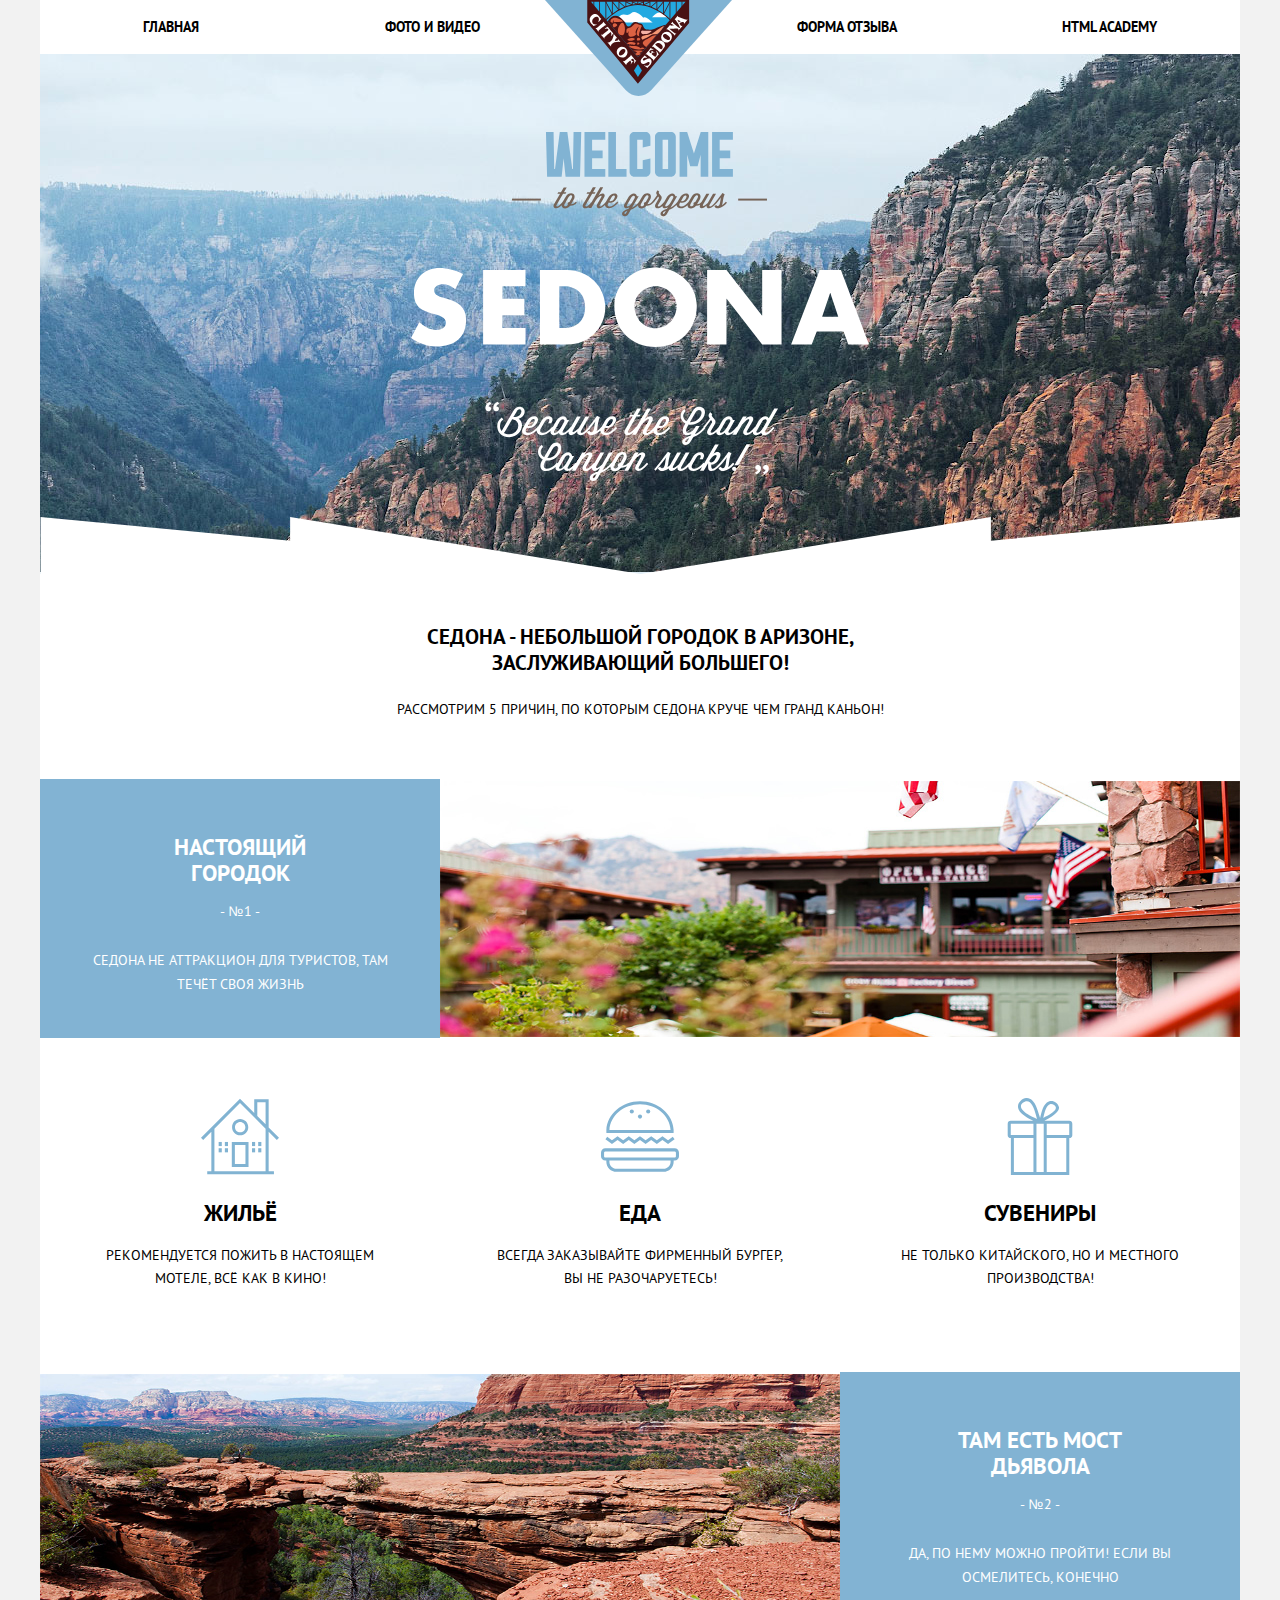
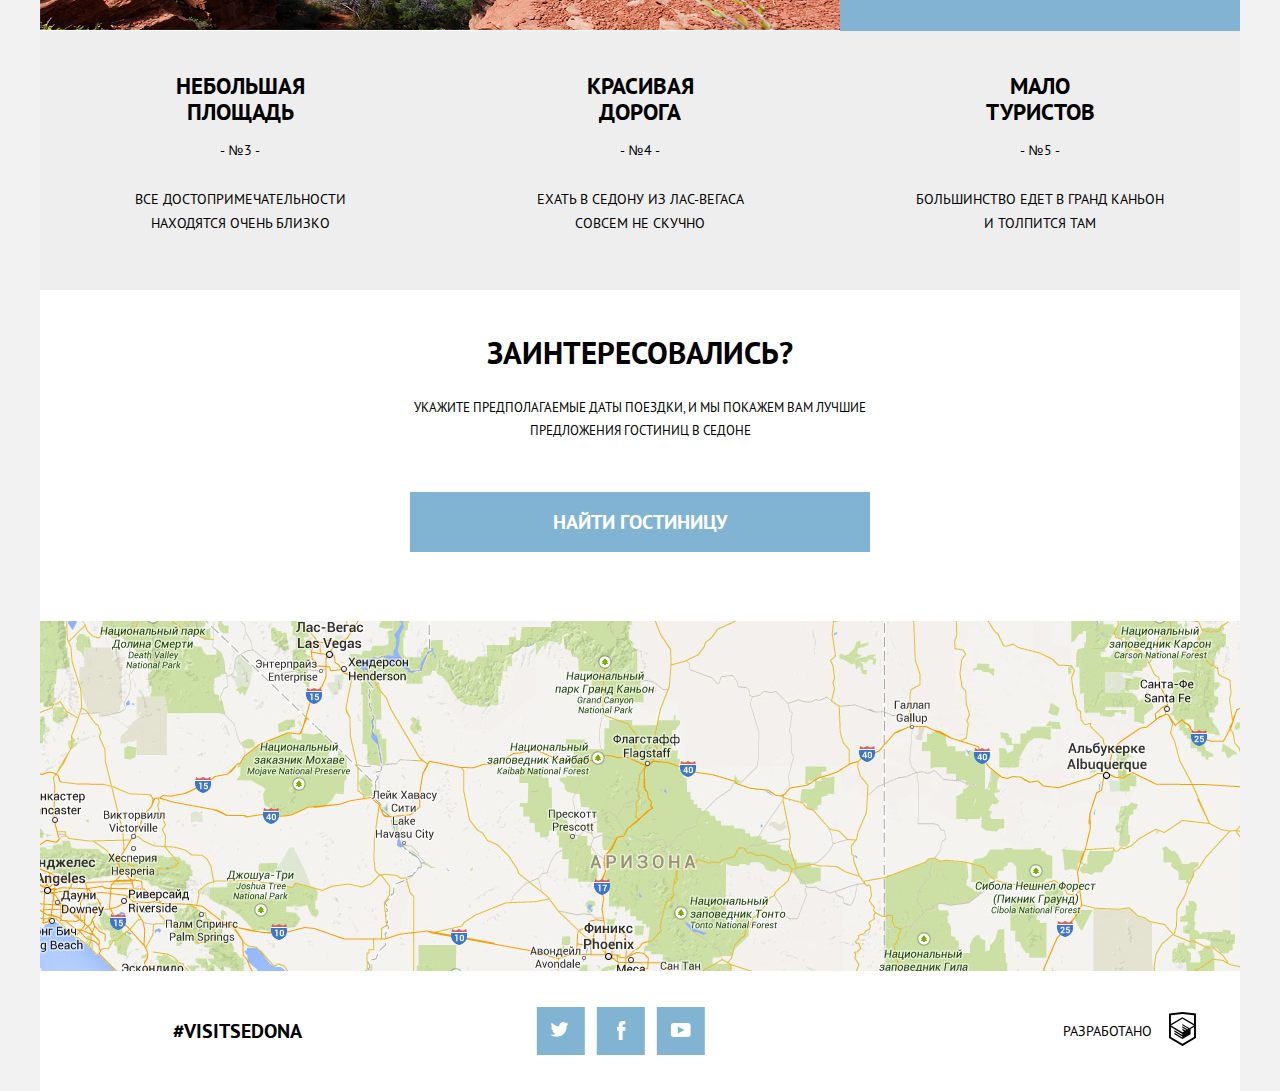
<file: index.html>
<!DOCTYPE html>
<html lang="ru">
  <head>
    <meta charset="utf-8">
    <meta name="viewport" content="width=device-width,initial-scale=1"/>
    <link href="css/style.css" rel="stylesheet">    
    <title>HTML Academy: Седона</title>
  </head>
  <body>
    <header class="page-header">
      <div class="page-header__wrapper">
        <ul class="page-header__items">
          <li class="page-header__item"><a class="page-header__link" href="#">Главная</a></li>
          <li class="page-header__item"><a class="page-header__link" href="photo.html">Фото и видео</a></li>
          <li class="page-header__item"><a class="page-header__link" href="form.html">Форма отзыва</a></li>
          <li class="page-header__item"><a class="page-header__link" href="https://htmlacademy.ru">Html academy</a></li>
        </ul>
        <div class="page-header__logo">
          <a class="page-header__logo-link" href="index.html">
            <picture>
              <source media="(min-width: 1200px)" srcset="img/logo-sedona-desktop.svg">
              <source media="(min-width: 768px) and (max-width: 1199px)" srcset="img/logo-sedona-tablet.svg">
              <img src="img/logo-sedona-mobile.svg" alt="Седона">
            </picture>
          </a>
          <button class="page-header__trigger" type="button">
            <svg version="1.0" id="Layer_1" fill="#81b3d2" xmlns="http://www.w3.org/2000/svg" xmlns:xlink="http://www.w3.org/1999/xlink" x="0px" y="0px" width="22.928px" height="21.982px" viewBox="0 0 22.928 21.982" enable-background="new 0 0 22.928 21.982" xml:space="preserve">
              <g>
                <rect width="22.928" height="3.964"/>
                <rect y="9.009" width="22.928" height="3.964"/>
                <rect y="18.018" width="22.928" height="3.964"/>
              </g>
            </svg>
          </button>
        </div>
      </div>
    </header>

    <div class="promo">
      <div class="promo__wrapper">
        <div class="promo__preview">
          <img class="promo__img-text" src="img/text-sedona-index.svg" alt="Добро пожаловать в Седону">
          <picture>
            <source media="(min-width:768px) and (max-width: 1199px)" srcset="img/bg-intro-triangle-tablet.svg">
            <source media="(min-width:1200px)" srcset="img/bg-intro-triangle-desktop.svg">
            <img class="promo__img-triangle" src="img/bg-intro-triangle-mobile.svg" alt="Треугольник" width="320">
          </picture>
        </div>
        <div class="promo__item  promo__item--wide">
          <h2 class="promo__title">Седона - небольшой городок в аризоне, заслуживающий большего!</h2>
          <p class="promo__text">Рассмотрим 5 причин, по которым Седона круче чем гранд каньон!</p>
        </div>
      </div>
    </div>

    <div class="reasons">
      <div class="reasons__wrapper">
        <div class="reason  reasons__item  reason--other-color">
          <div class="reason__item">
            <h2 class="reason__title">Настоящий городок</h2>
            <p class="reason__text">- №1 -</p>
            <p class="reason__text">Седона не аттракцион для туристов, там течёт своя жизнь</p>
          </div>
          <div class="reason__picture">
            <picture>
              <source media="(min-width:768px) and (max-width: 1199px)" srcset="img/photo-city-tablet@1x.jpg 1x, img/photo-city-tablet@2x.jpg 2x">
              <source media="(min-width:1200px)" srcset="img/photo-city@1x.jpg 1x, img/photo-city@2x.jpg 2x">
              <img class="reason__img" src="img/photo-city-mobile@1x.jpg" srcset="img/photo-city-mobile@1x.jpg 1x, img/photo-city-mobile@2x.jpg 2x" alt="Седона">
            </picture>
          </div>
        </div>
      </div>
    </div>

    <div class="features">
      <div class="features__wrapper">
        <ul class="features__items">
          <li class="features__item">
            <svg  class="features__icon" fill="#81b3d2" version="1.1" id="Layer_1" xmlns="http://www.w3.org/2000/svg" xmlns:xlink="http://www.w3.org/1999/xlink" x="0px" y="0px" width="74.695px" height="72.346px" viewBox="0 0 74.695 72.346" enable-background="new 0 0 74.695 72.346" xml:space="preserve">
              <g>
                <path d="M29.503,65.345h16V41.407h-16V65.345z M42.566,62.407H32.441V44.345h10.125V62.407z"/>
                <path d="M72.62,39.44l2.075-2.078l-9.907-9.913V0.47H50.974v13.161L37.349,0L0,37.363l2.077,2.078l7.832-7.832v37.799H5.971v2.938 h63.875v-2.938h-5.059v-37.8L72.62,39.44z M53.913,3.408h7.938v21.104l-7.938-7.94V3.408z M61.85,69.407H12.846V28.671 L37.348,4.169L61.85,28.671V69.407z"/>
                <path d="M29.753,27.21c0,4.28,3.47,7.75,7.75,7.75s7.75-3.47,7.75-7.75c0-4.279-3.47-7.75-7.75-7.75S29.753,22.93,29.753,27.21z M37.503,22.241c2.745,0,4.97,2.225,4.97,4.97s-2.225,4.971-4.97,4.971s-4.97-2.226-4.97-4.971S34.759,22.241,37.503,22.241z"/>
                <rect x="16.909" y="41.407" width="3" height="3.938"/>
                <rect x="22.846" y="41.407" width="3" height="3.938"/>
                <rect x="16.909" y="47.407" width="3" height="3.938"/>
                <rect x="22.846" y="47.407" width="3" height="3.938"/>
                <rect x="48.846" y="41.407" width="3" height="3.938"/>
                <rect x="54.784" y="41.407" width="3" height="3.938"/>
                <rect x="48.846" y="47.407" width="3" height="3.938"/>
                <rect x="54.784" y="47.407" width="3" height="3.938"/>
              </g>
            </svg>
            <div class="features__content">
              <h2 class="features__title">Жильё</h2>
              <p class="features__text">Рекомендуется пожить в настоящем мотеле, всё как в кино!</p>
            </div>
          </li>
          <li class="features__item">
            <svg  class="features__icon" fill="#81b3d2" version="1.1" id="Layer_1" xmlns="http://www.w3.org/2000/svg" xmlns:xlink="http://www.w3.org/1999/xlink" x="0px" y="0px" width="63px" height="75.084px" viewBox="0 0 63 75.084" enable-background="new 0 0 63 75.084" xml:space="preserve">
              <path d="M60.165,22.23h-0.103H35.758c13.604-6.815,14.688-11.115,14.188-13.52c-1.145-3.916-5.604-6.938-9.848-5.341 c-5.484,2.063-7.029,10.262-8.514,16.19C29.69,13.561,27.858,5.91,23.573,2.034c-1.242-1.125-3.049-2.237-5.676-2.003 c-3.965,0.352-9.652,5.317-7.344,10.849c2.217,5.313,9.539,8.67,14.354,11.35H2.834C1.275,22.23,0,23.506,0,25.065V36.25 c0,1.559,1.275,2.834,2.835,2.834h0.27v35.999h56.958V39.084h0.104c1.561,0,2.835-1.275,2.835-2.834V25.065 C63,23.506,61.725,22.23,60.165,22.23z M41.766,5.873c2.07-0.306,4.907,1.283,5.176,3.171c0.386,2.723-3.349,5.192-5.008,6.343 c-2.484,1.723-4.853,2.611-7.178,4.006C35.628,15.748,37.268,6.539,41.766,5.873z M19.232,15.721 c-2.19-1.467-6.444-4.378-6.342-7.678c0.11-3.552,5.655-6.491,8.68-3.839c3.797,3.331,5.625,10.972,7.01,16.357 C25.381,19.042,22.35,17.808,19.232,15.721z M25.114,72.147H6.042V39.084h19.072V72.147z M25.114,36.084H3V25.23h22.114V36.084z  M35.115,72.146h-7.063V25.23h7.063V72.146z M57.125,72.147H38.053V39.084h19.072V72.147z M60,36.084H38.053V25.23H60V36.084z"/>
            </svg>
            <div class="features__content">
              <h2 class="features__title">Сувениры</h2>
              <p class="features__text">Не только китайского, но и местного производства!</p>
            </div>
          </li>
          <li class="features__item">
            <svg  class="features__icon" fill="#81b3d2" version="1.1" id="Layer_1" xmlns="http://www.w3.org/2000/svg" xmlns:xlink="http://www.w3.org/1999/xlink" x="0px" y="0px" width="76.166px" height="68.959px" viewBox="0 0 76.166 68.959" enable-background="new 0 0 76.166 68.959" xml:space="preserve">
              <g>
                <path d="M71.914,46.042H4.252C1.914,46.042,0,47.955,0,50.294v3.454C0,56.086,1.914,58,4.252,58h0.956v1.037 c0,5.457,4.464,9.922,9.921,9.922h45.908c5.456,0,9.921-4.465,9.921-9.922V58h0.956c2.339,0,4.252-1.914,4.252-4.252v-3.454 C76.166,47.955,74.253,46.042,71.914,46.042z M67.958,59.037c0,3.815-3.104,6.922-6.921,6.922H15.129 c-3.816,0-6.921-3.104-6.921-6.922V58h59.75V59.037z M73.166,53.748c0,0.679-0.573,1.252-1.252,1.252H4.252 C3.573,55,3,54.427,3,53.748v-3.454c0-0.679,0.573-1.252,1.252-1.252h67.662c0.679,0,1.252,0.573,1.252,1.252V53.748z"/>
                <polygon points="16.162,37.856 21.635,41.856 27.112,37.856 32.591,41.856 38.069,37.856 43.548,41.856 49.026,37.856 54.505,41.856 59.985,37.856 65.474,41.856 71.842,37.212 70.074,34.788 65.474,38.144 59.985,34.144 54.505,38.144 49.026,34.143 43.548,38.144 38.069,34.143 32.591,38.144 27.112,34.143 21.636,38.144 16.163,34.142 10.686,38.144 6.093,34.789 4.323,37.211 10.686,41.856 	"/>
                <path d="M70.888,31.094c0.041-0.61,0.055-2.616,0.037-3C70.242,12.476,55.804,0,38.083,0C20.363,0,5.924,12.476,5.241,28.094 c-0.017,0.384-0.004,2.389,0.039,3H70.888z M38.083,3c16.031,0,29.15,11.154,29.842,25.094H8.241C8.933,14.154,22.051,3,38.083,3z"/>
                <circle cx="38.083" cy="15.042" r="2"/>
                <circle cx="30.083" cy="10.083" r="2"/>
                <circle cx="46.083" cy="10.083" r="2"/>
              </g>
            </svg>
            <div class="features__content">
              <h2 class="features__title">Еда</h2>
              <p class="features__text">Всегда заказывайте фирменный бургер, вы не разочаруетесь!</p>
            </div>
          </li>
        </ul>
      </div>
    </div>

    <div class="reasons">
      <div class="reasons__wrapper">
        <div class="reason  reasons__item  reason--other-color">
          <div class="reason__item">
            <h2 class="reason__title">Там есть мост дьявола</h2>
            <p class="reason__text">- №2 -</p>
            <p class="reason__text">Да, по нему можно пройти! если вы осмелитесь, конечно</p>
          </div>
          <div class="reason__picture  reason__picture--after-text">
            <picture>
              <source media="(min-width:768px) and (max-width: 1199px)" srcset="img/photo-bridge-tablet@1x.jpg 1x, img/photo-bridge-tablet@2x.jpg 2x">
              <source media="(min-width:1200px)" srcset="img/photo-bridge@1x.jpg 1x, img/photo-bridge@2x.jpg 2x">
              <img class="reason__img" src="img/photo-bridge-mobile@1x.jpg" srcset="img/photo-bridge-mobile@1x.jpg 1x, img/photo-bridge-mobile@2x.jpg 2x" alt="Мост">
            </picture>
          </div>
        </div>

        <div class="reason  reasons__item  reason--no-img">
          <div class="reason__item  reason__item--no-img">
            <h2 class="reason__title">Небольшая площадь</h2>
            <p class="reason__text">- №3 -</p>
            <p class="reason__text">Все достопримеча&shy;тельности находятся очень близко</p>
          </div>
        </div>

        <div class="reason  reasons__item  reason--no-img">
          <div class="reason__item  reason__item--no-img">
            <h2 class="reason__title">Красивая дорога</h2>
            <p class="reason__text">- №4 -</p>
            <p class="reason__text">Ехать в Седону из Лас-Вегаса совсем не скучно</p>
          </div>
        </div>

        <div class="reason  reasons__item  reason--no-img">
          <div class="reason__item  reason__item--no-img">
            <h2 class="reason__title">Мало туристов</h2>
            <p class="reason__text">- №5 -</p>
            <p class="reason__text">Большинство едет в Гранд Каньон и толпится там</p>
          </div>
        </div>
      </div>
    </div>

    <div class="search">
      <div class="search__wrapper">
        <div class="search__items">
          <div class="search__item">
            <h2 class="search__title">Заинтересовались?</h2>
            <p class="search__text">Укажите предполагаемые даты поездки, и мы покажем вам лучшие предложения гостиниц в Седоне</p>
          </div>
          <div class="search__item">
            <input class="search__btn  btn" type="submit" value="Найти гостиницу">
          </div>
        </div>
      </div>
    </div>

    <footer class="page-footer">
      <div class="page-footer__wrapper">
        <div class="page-footer__location">
          <iframe class="page-footer__google" src="https://www.google.com/maps/embed?pb=!1m18!1m12!1m3!1d52385.18050594469!2d-111.83015782304254!3d34.85437338108221!2m3!1f0!2f0!3f0!3m2!1i1024!2i768!4f13.1!3m3!1m2!1s0x872da132f942b00d%3A0x5548c523fa6c8efd!2z0KHQtdC00L7QvdCwLCDQkNGA0LjQt9C-0L3QsCA4NjMzNiwg0KHQqNCQ!5e0!3m2!1sru!2sru!4v1488723440496" height="350" style="border:0" allowfullscreen>
          </iframe>
        </div>

        <div class="page-footer__contacts">
          <div class="page-footer__hashtag-container">
            <a class="page-footer__hashtag" href="#">#VISITSEDONA</a>
          </div>
          <div class="page-footer__social-items">
            <a class="page-footer__social-item   page-footer__social-item--twitter" href="https://twitter.com/?lang=ru">
              <svg version="1.0" id="Layer_1" fill="white" xmlns="http://www.w3.org/2000/svg" xmlns:xlink="http://www.w3.org/1999/xlink" x="0px" y="0px" width="17.5px" height="14.663px" viewBox="0 0 17.5 14.663" enable-background="new 0 0 17.5 14.663" xml:space="preserve">
                <g id="W6EeEF_1_">
                  <g>
                    <path fill-rule="evenodd" clip-rule="evenodd" d="M11.283,0.153c1.736-0.484,3.074,0.264,3.685,1.15 c0.694-0.225,1.372-0.47,2.072-0.69c-0.004,0.841-0.538,1.478-0.883,1.728C16.861,2.506,17.5,1.86,17.5,1.86 c-0.175,0.977-1.035,1.746-1.611,1.977C15.65,10.429,12.617,14.793,5.507,14.66c-0.538,0,0.077,0-0.46,0 c-0.422,0-4.29-0.45-5.047-1.843c2.341,0.192,4.011-0.412,4.835-1.15c-0.989-0.293-2.761-0.464-3.07-2.881 c0.362,0.105,0.583,0.223,1.228,0.117C1.757,8.067,0.385,7.366,0.461,5.218c0.294,0.319,1.1,0.523,1.381,0.461 c-0.725-0.235-2.03-3.281-0.921-4.836C2.794,2.655,4.769,4.364,8.29,4.528C8.506,2.288,9.461,0.788,11.283,0.153z"/>
                  </g>
                </g>
              </svg>
            </a>
            <a class="page-footer__social-item   page-footer__social-item--fb" href="https://facebook.com/htmlacademy">
              <svg version="1.0" id="Layer_1" fill="white" xmlns="http://www.w3.org/2000/svg" xmlns:xlink="http://www.w3.org/1999/xlink" x="0px" y="0px" width="8.672px" height="18.944px" viewBox="0 0 8.672 18.944" enable-background="new 0 0 8.672 18.944" xml:space="preserve">
                <path d="M6.275,3.356c0.799,0,1.599,0,2.398,0c0-1.119,0-2.237,0-3.356c-0.959,0-1.92,0-2.878,0C2.656,0.181,1.54,2.387,1.948,6.114 H0v3.518h1.959c0,3.104,0,6.208,0,9.312c1.279,0,2.559,0,3.837,0c0-3.104,0-6.208,0-9.312h2.857V6.114H5.787 C5.765,5.069,5.75,3.709,6.275,3.356z"/>
              </svg>
            </a>
            <a class="page-footer__social-item   page-footer__social-item--youtube" href="https://www.youtube.com/">
              <svg version="1.0" id="Layer_1" fill="white" xmlns="http://www.w3.org/2000/svg" xmlns:xlink="http://www.w3.org/1999/xlink" x="0px" y="0px" width="19.979px" height="14.015px" viewBox="0 0 19.979 14.015" enable-background="new 0 0 19.979 14.015" xml:space="preserve">
                <path d="M17.145,0H2.835C1.275,0,0,1.275,0,2.835v8.345c0,1.56,1.275,2.835,2.835,2.835h14.31c1.56,0,2.835-1.275,2.835-2.835V2.835 C19.979,1.275,18.704,0,17.145,0z M7.036,10.392V3.623l6.769,3.384L7.036,10.392z"/>
              </svg>
            </a>
          </div>
          <div class="page-footer__copyright">
            <p class="page-footer__text">Разработано</p>
            <a class="page-footer__copyright-link" href="https://htmlacademy.ru">
              <svg version="1.1" id="Layer_1" xmlns="http://www.w3.org/2000/svg" xmlns:xlink="http://www.w3.org/1999/xlink" x="0px" y="0px" width="26.943px" height="34.09px" viewBox="0 0 26.943 34.09" enable-background="new 0 0 26.943 34.09" xml:space="preserve">
                <path d="M13.62,0.017L13.472,0L0,1.412v24.661l13.473,8.017l13.43-7.99l0.042-0.025V1.412L13.62,0.017z M25.019,12.127L13.495,5.334 L13.494,5.23l-0.087,0.05l-0.088-0.056v0.109L1.925,12.118V3.147l11.548-1.212l11.547,1.212V12.127z M13.405,6.787L24.923,13.5 l-4.479,2.64l-7.093-4.221l-0.014,1.415l5.904,3.513l-0.86,0.507l-5.03-2.992l-0.014,1.415l3.827,2.275l-0.782,0.523l-3.031-1.787 l-0.014,1.413l1.853,1.091l-1.8,1.081L2.034,13.622L13.405,6.787z M1.925,15.127l11.411,6.791l0.016,1.044L5.41,18.234L5.395,19.65 l7.979,4.795l0.018,1.076l-7.973-4.74l-0.013,1.414l8.021,4.822l0.046,0.025l8.143-4.872l-0.011-5.177l3.415-2.036v10.021 L13.472,31.85L1.925,24.979V15.127z"/>
              </svg>
            </a>
          </div>
        </div>
      </div>
    </footer>
  </body>
</html>
</file>
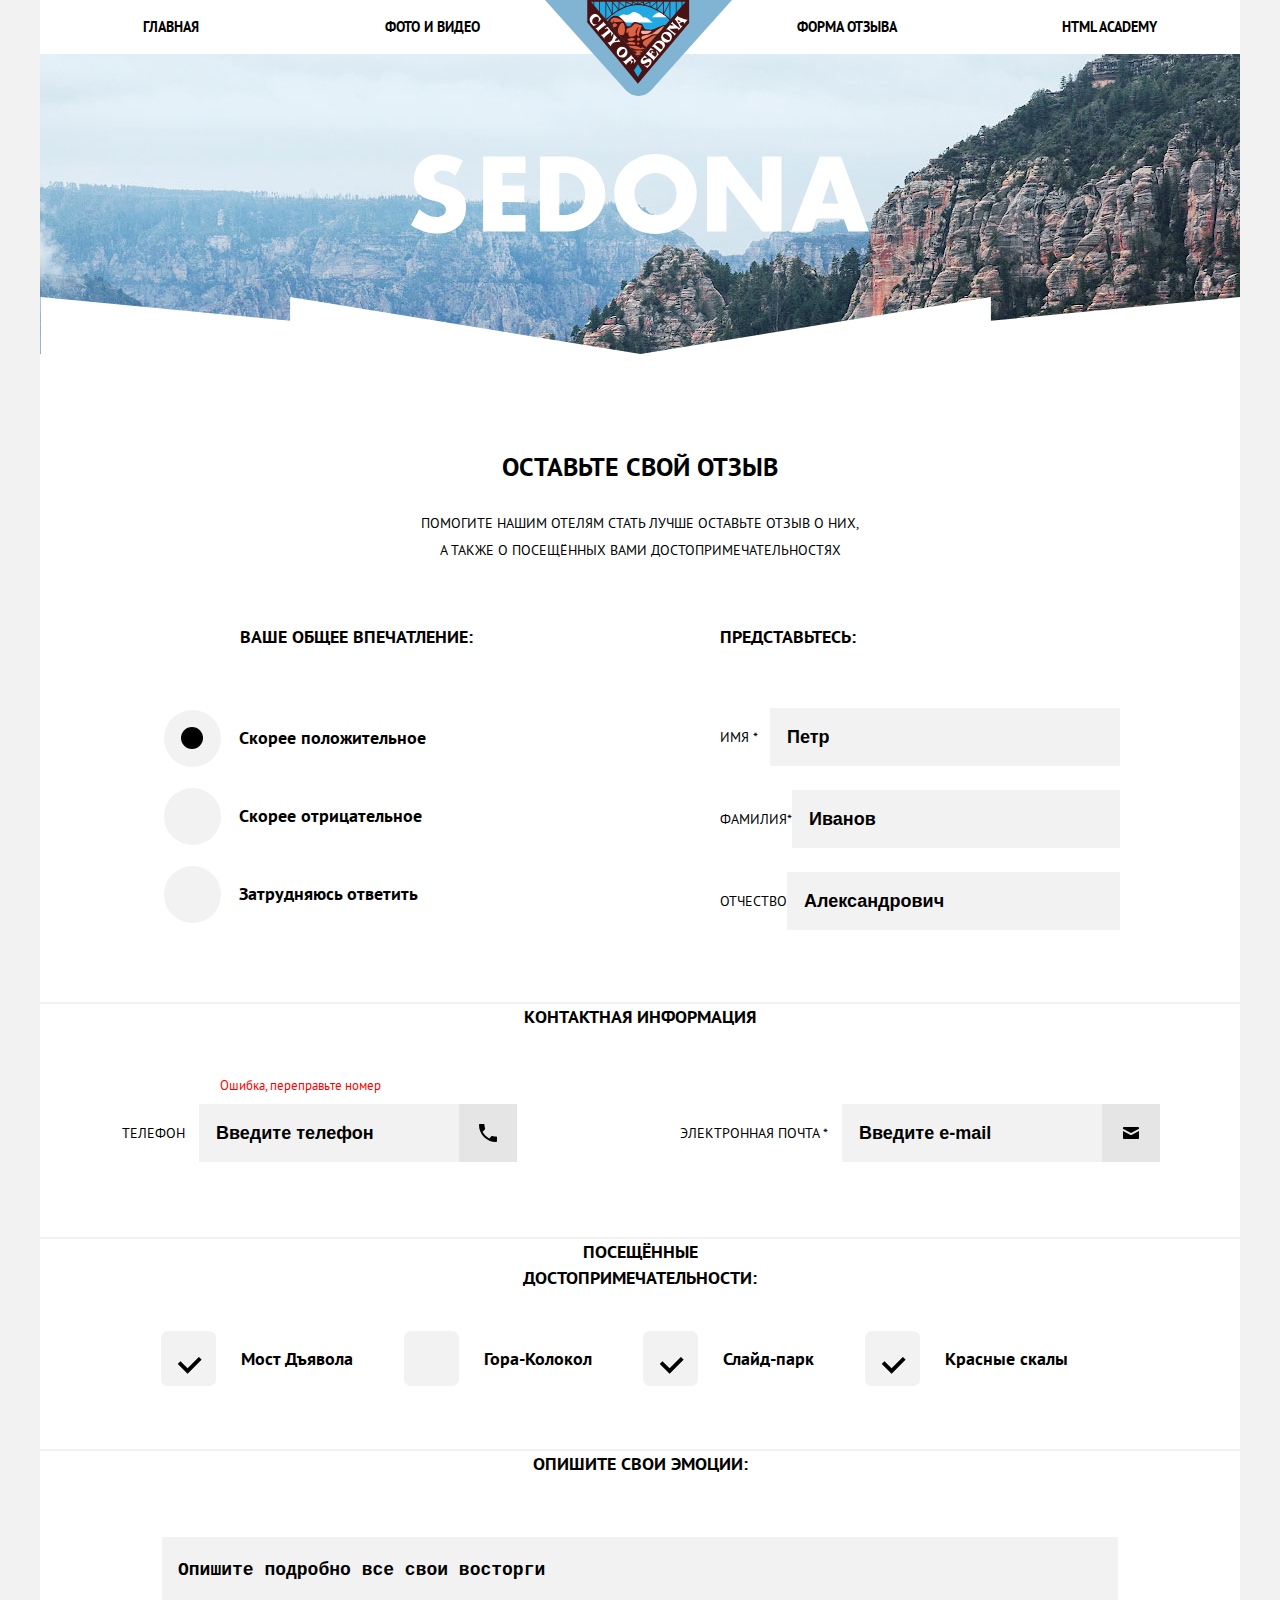
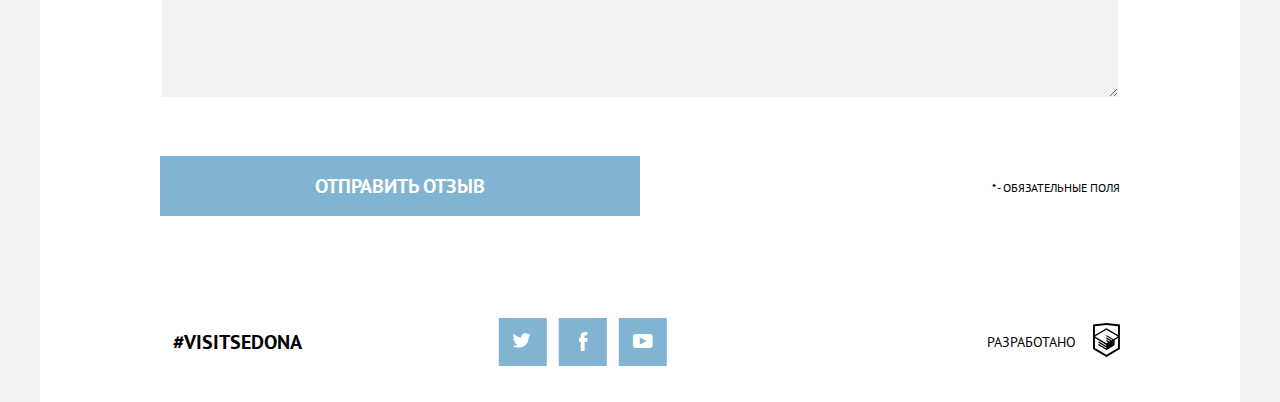
<file: form.html>
<!DOCTYPE html>
<html lang="ru">
  <head>
    <meta charset="utf-8">
    <meta name="viewport" content="width=device-width, initial-scale=1"/>
    <link href="css/style.css" rel="stylesheet">
    <title>Отзыв</title>
  </head>
  <body>
    <header class="page-header  page-header--small">
      <div class="page-header__wrapper">
        <ul class="page-header__items">
          <li class="page-header__item"><a class="page-header__link" href="index.html">Главная</a></li>
          <li class="page-header__item"><a class="page-header__link" href="photo.html">Фото и видео</a></li>
          <li class="page-header__item"><a class="page-header__link" href="#">Форма отзыва</a></li>
          <li class="page-header__item"><a class="page-header__link" href="https://htmlacademy.ru">Html academy</a></li>
        </ul>
        <div class="page-header__logo">
          <a class="page-header__logo-link" href="index.html">
            <picture>
              <source media="(min-width: 1200px)" srcset="img/logo-sedona-desktop.svg">
              <source media="(min-width: 768px) and (max-width: 1199px)" srcset="img/logo-sedona-tablet.svg">
              <img src="img/logo-sedona-mobile.svg" alt="Седона">
            </picture>
          </a>
          <button class="page-header__trigger" type="button">
            <svg version="1.0" id="Layer_1" fill="#81b3d2" xmlns="http://www.w3.org/2000/svg" xmlns:xlink="http://www.w3.org/1999/xlink" x="0px" y="0px" width="22.928px" height="21.982px" viewBox="0 0 22.928 21.982" enable-background="new 0 0 22.928 21.982" xml:space="preserve">
              <g>
                <rect width="22.928" height="3.964"/>
                <rect y="9.009" width="22.928" height="3.964"/>
                <rect y="18.018" width="22.928" height="3.964"/>
              </g>
            </svg>
          </button>
        </div>
      </div>
    </header>

    <div class="promo  promo--mini">
      <div class="promo__wrapper">
        <div class="promo__preview  promo__preview--mini">
          <img class="promo__img-text  promo__img-text--mini" src="img/text-sedona.svg" alt="Седона">
          <picture>
            <source media="(min-width:768px) and (max-width: 1199px)" srcset="img/bg-intro-triangle-tablet.svg">
            <source media="(min-width:1200px)" srcset="img/bg-intro-triangle-desktop.svg">
            <img class="promo__img-triangle  promo__img-triangle--mini" src="img/bg-intro-triangle-mobile.svg" alt="Треугольник">
          </picture>
        </div>
        <div class="promo__item">
          <h3 class="promo__title  promo__title--big">Оставьте свой отзыв</h3>
          <p class="promo__text  promo__text--big">Помогите нашим отелям стать лучше оставьте отзыв о них, а также о посещённых вами достопримечательностях</p>
        </div>
      </div>
    </div>

    <form class="form"  action="https://echo.htmlacademy.ru/">
      <div class="form__wrapper">
      <div class="form__field  field-text">
        <h3 class="field-text__title">Представьтесь:</h3>
        <div class="field-text__items">
          <label class="field-text__item">
            <span class="field-text__text">Имя *</span>
            <input class="field-text__input" type="text" name="name" placeholder="Петр" required>
          </label>
          <label class="field-text__item">
            <span class="field-text__text">Фамилия*</span>
            <input class="field-text__input  field-text__input--small" type="text" name="surname" placeholder="Иванов" required>
          </label>
          <label class="field-text__item">
            <span class="field-text__text">Отчество</span>
            <input class="field-text__input  field-text__input--small" type="text" name="patronymic" placeholder="Александрович">
          </label>
        </div>
      </div>

      <div class="form__field  field-text  field-text--wide">
        <h3 class="field-text__title  field-text__title--center">Контактная информация</h3>
        <div class="field-text__items  field-text__items--wide">
          <label class="field-text__item  field-text__item--wide  field-text__item--wide-reverse">
            <span class="field-text__text  field-text__text--wide  field-text__text--wide-reverse"><span class="field-text__hidden">Контактный </span>телефон</span>
            <input class="field-text__input  field-text__input--wide" type="tel" name="tel" placeholder="Введите телефон">
            <span class="field-text__icon  field-text__icon--phone"></span>
            <span class="field-text__span">Ошибка, переправьте номер</span>
          </label>
          <label class="field-text__item  field-text__item--wide">
            <span class="field-text__text  field-text__text--wide">Электронная почта *</span>
            <input class="field-text__input  field-text__input--wide" type="email" name="email" placeholder="Введите e-mail" required>
            <span class="field-text__icon  field-text__icon--email"></span>
          </label>
        </div>
      </div>

      <div class="form__field  field-radio">
        <h3 class="field-radio__title">Ваше общее впечатление:</h3>
        <div class="field-radio__items">
          <label class="field-radio__item">
            <input class="field-radio__input" type="radio"  name="radio" value="1" checked>
            <span class="field-radio__text">Скорее положительное</span>
          </label>
          <label class="field-radio__item">
            <input class="field-radio__input" type="radio"  name="radio" value="2">
            <span class="field-radio__text">Скорее отрицательное</span>
          </label>
          <label class="field-radio__item">
            <input class="field-radio__input" type="radio"  name="radio"  value="3">
            <span class="field-radio__text">Затрудняюсь ответить</span>
          </label>
        </div>
      </div>

      <div class="form__field  field-checkbox">
        <h3 class="field-checkbox__title">Посещённые достопримечательности:</h3>
        <div class="field-checkbox__items">
          <label class="field-checkbox__item">
            <input class="field-checkbox__input" type="checkbox"  name="checkbox-1" checked>
            <span class="field-checkbox__text">Мост Дъявола</span>
          </label>
          <label class="field-checkbox__item">
            <input class="field-checkbox__input" type="checkbox"  name="checkbox-2" checked>
            <span class="field-checkbox__text">Слайд-парк</span>
          </label>
          <label class="field-checkbox__item">
            <input class="field-checkbox__input" type="checkbox"  name="checkbox-3">
            <span class="field-checkbox__text">Гора-Колокол</span>
          </label>
          <label class="field-checkbox__item">
            <input class="field-checkbox__input" type="checkbox"  name="checkbox-4" checked>
            <span class="field-checkbox__text">Красные скалы</span>
          </label>
        </div>
      </div>

      <div class="form__field  field-text  field-text--small">
        <label class="field-text__label"  for="review">Опишите свои эмоции:</label>
        <textarea class="field-text__textarea"  type="text"  id="review"  name="review-field"  placeholder="Опишите подробно все свои восторги"></textarea>
      </div>

      <div class="form__field  field-action">
        <input class="field-action__btn  btn"  type="submit"  value="Отправить отзыв">
        <div class="field-action__item">
          <span class="field-action__text">* - обязательные поля</span>
        </div>
      </div>
      </div>
    </form>

    <footer class="page-footer">
      <div class="page-footer__wrapper">
        <div class="page-footer__contacts  page-footer__contacts--medium">
          <div class="page-footer__hashtag-container">
            <a class="page-footer__hashtag" href="#">#VISITSEDONA</a>
          </div>
          <div class="page-footer__social-items">
            <a class="page-footer__social-item   page-footer__social-item--twitter" href="https://twitter.com/?lang=ru">
              <svg version="1.0" id="Layer_1" fill ="white" xmlns="http://www.w3.org/2000/svg" xmlns:xlink="http://www.w3.org/1999/xlink" x="0px" y="0px" width="17.5px" height="14.663px" viewBox="0 0 17.5 14.663" enable-background="new 0 0 17.5 14.663" xml:space="preserve">
                <g id="W6EeEF_1_">
                  <g>
                    <path fill-rule="evenodd" clip-rule="evenodd" d="M11.283,0.153c1.736-0.484,3.074,0.264,3.685,1.15 c0.694-0.225,1.372-0.47,2.072-0.69c-0.004,0.841-0.538,1.478-0.883,1.728C16.861,2.506,17.5,1.86,17.5,1.86 c-0.175,0.977-1.035,1.746-1.611,1.977C15.65,10.429,12.617,14.793,5.507,14.66c-0.538,0,0.077,0-0.46,0 c-0.422,0-4.29-0.45-5.047-1.843c2.341,0.192,4.011-0.412,4.835-1.15c-0.989-0.293-2.761-0.464-3.07-2.881 c0.362,0.105,0.583,0.223,1.228,0.117C1.757,8.067,0.385,7.366,0.461,5.218c0.294,0.319,1.1,0.523,1.381,0.461 c-0.725-0.235-2.03-3.281-0.921-4.836C2.794,2.655,4.769,4.364,8.29,4.528C8.506,2.288,9.461,0.788,11.283,0.153z"/>
                  </g>
                </g>
              </svg>
            </a>
            <a class="page-footer__social-item   page-footer__social-item--fb" href="https://facebook.com/htmlacademy">
              <svg version="1.0" id="Layer_1" fill="white" xmlns="http://www.w3.org/2000/svg" xmlns:xlink="http://www.w3.org/1999/xlink" x="0px" y="0px" width="8.672px" height="18.944px" viewBox="0 0 8.672 18.944" enable-background="new 0 0 8.672 18.944" xml:space="preserve">
                <path d="M6.275,3.356c0.799,0,1.599,0,2.398,0c0-1.119,0-2.237,0-3.356c-0.959,0-1.92,0-2.878,0C2.656,0.181,1.54,2.387,1.948,6.114 H0v3.518h1.959c0,3.104,0,6.208,0,9.312c1.279,0,2.559,0,3.837,0c0-3.104,0-6.208,0-9.312h2.857V6.114H5.787 C5.765,5.069,5.75,3.709,6.275,3.356z"/>
              </svg>
            </a>
            <a class="page-footer__social-item   page-footer__social-item--youtube" href="https://www.youtube.com/">
              <svg version="1.0" id="Layer_1" fill="white" xmlns="http://www.w3.org/2000/svg" xmlns:xlink="http://www.w3.org/1999/xlink" x="0px" y="0px" width="19.979px" height="14.015px" viewBox="0 0 19.979 14.015" enable-background="new 0 0 19.979 14.015" xml:space="preserve">
                <path d="M17.145,0H2.835C1.275,0,0,1.275,0,2.835v8.345c0,1.56,1.275,2.835,2.835,2.835h14.31c1.56,0,2.835-1.275,2.835-2.835V2.835 C19.979,1.275,18.704,0,17.145,0z M7.036,10.392V3.623l6.769,3.384L7.036,10.392z"/>
              </svg>
            </a>
          </div>
          <div class="page-footer__copyright">
            <p class="page-footer__text">Разработано</p>
            <a class="page-footer__copyright-link" href="https://htmlacademy.ru">
              <svg version="1.1" id="Layer_1" xmlns="http://www.w3.org/2000/svg" xmlns:xlink="http://www.w3.org/1999/xlink" x="0px" y="0px" width="26.943px" height="34.09px" viewBox="0 0 26.943 34.09" enable-background="new 0 0 26.943 34.09" xml:space="preserve">
                <path d="M13.62,0.017L13.472,0L0,1.412v24.661l13.473,8.017l13.43-7.99l0.042-0.025V1.412L13.62,0.017z M25.019,12.127L13.495,5.334 L13.494,5.23l-0.087,0.05l-0.088-0.056v0.109L1.925,12.118V3.147l11.548-1.212l11.547,1.212V12.127z M13.405,6.787L24.923,13.5 l-4.479,2.64l-7.093-4.221l-0.014,1.415l5.904,3.513l-0.86,0.507l-5.03-2.992l-0.014,1.415l3.827,2.275l-0.782,0.523l-3.031-1.787 l-0.014,1.413l1.853,1.091l-1.8,1.081L2.034,13.622L13.405,6.787z M1.925,15.127l11.411,6.791l0.016,1.044L5.41,18.234L5.395,19.65 l7.979,4.795l0.018,1.076l-7.973-4.74l-0.013,1.414l8.021,4.822l0.046,0.025l8.143-4.872l-0.011-5.177l3.415-2.036v10.021 L13.472,31.85L1.925,24.979V15.127z"/>
              </svg>
            </a>
          </div>
        </div>
      </div>
    </footer>

    <div class="popup  popup--failure">
      <div class="popup__wrapper">
        <h3 class="popup__title">Что-то пошло не так!</h3>
        <p class="popup__text">Проверьте поля, выделенные красным, скорее всего вы забыли их заполнить</p>
        <button class="popup__btn btn" type="submit">Ok</button>
      </div>
    </div>
    <div class="popup  popup--success">
      <div class="popup__wrapper  popup__wrapper--success">
        <h3 class="popup__title">Ваша заявка отправлена</h3>
        <p class="popup__text  popup__text--success">Спасибо за ваше участие, ваша заявка уже поступила к нам. В ближайшее время мы рассмотрим ее и оповестим&nbsp;вас.</p>
        <button class="popup__btn  popup__btn--success  btn" type="submit">Закрыть окно</button>
      </div>
    </div>

    <script src="js/popups.js"></script>
  </body>
  </html>
</file>
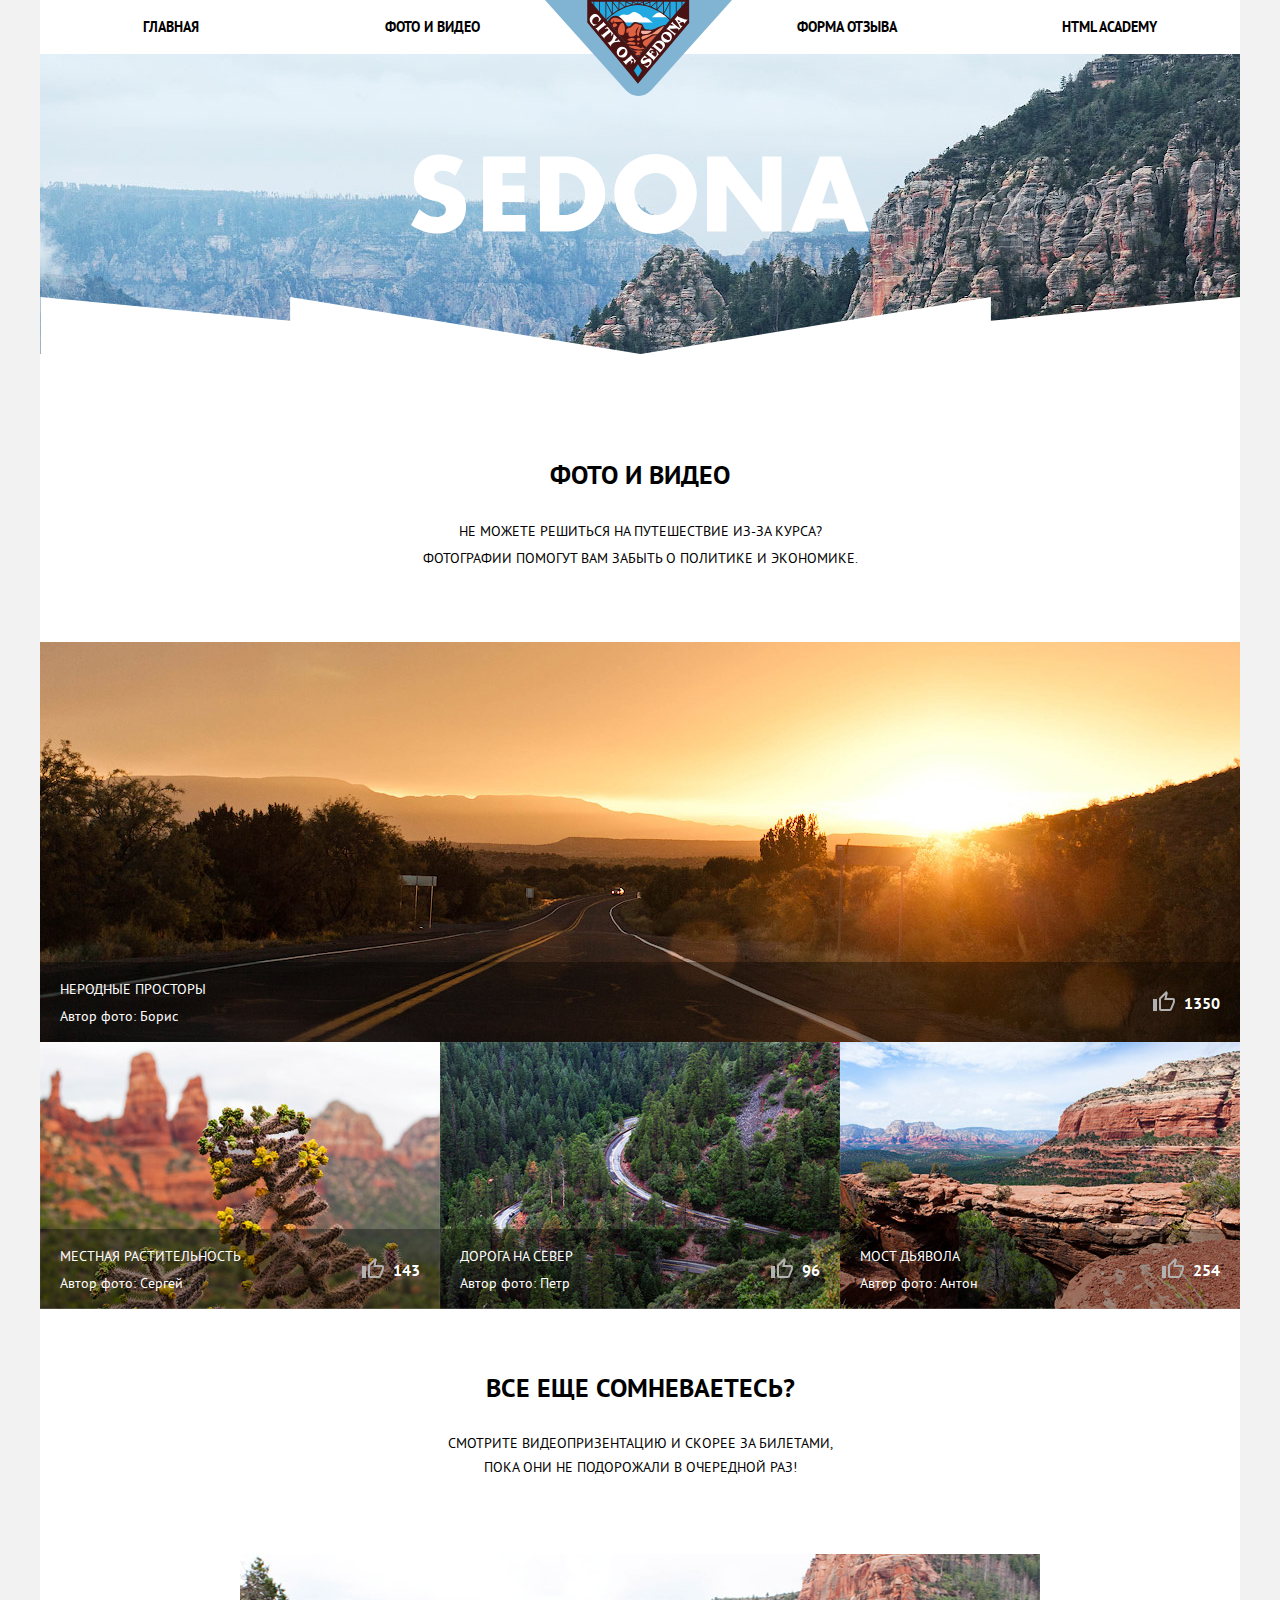
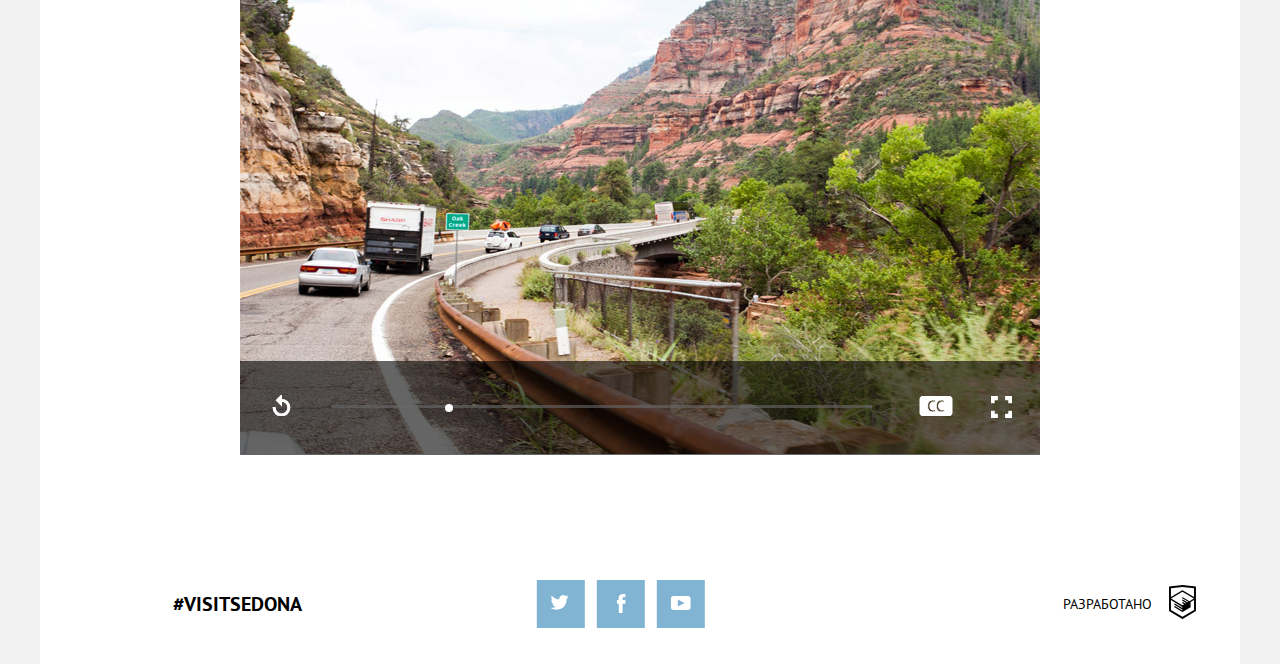
<file: photo.html>
<!DOCTYPE html>
<html lang="ru">
  <head>
    <meta charset="utf-8">
    <meta name="viewport" content="width=device-width,initial-scale=1"/>
    <link href="css/style.css" rel="stylesheet">
    <title>Фото Седоны</title>
  </head>
  <body>
    <header class="page-header">
      <div class="page-header__wrapper">
        <ul class="page-header__items">
          <li class="page-header__item"><a class="page-header__link" href="index.html">Главная</a></li>
          <li class="page-header__item"><a class="page-header__link" href="#">Фото и видео</a></li>
          <li class="page-header__item"><a class="page-header__link" href="form.html">Форма отзыва</a></li>
          <li class="page-header__item"><a class="page-header__link" href="https://htmlacademy.ru">Html academy</a></li>
        </ul>
        <div class="page-header__logo">
          <a class="page-header__logo-link" href="index.html">
            <picture>
              <source media="(min-width: 1200px)" srcset="img/logo-sedona-desktop.svg">
              <source media="(min-width: 768px) and (max-width: 1199px)" srcset="img/logo-sedona-tablet.svg">
              <img src="img/logo-sedona-mobile.svg" alt="Седона">
            </picture>
          </a>
          <button class="page-header__trigger" type="button">
            <svg version="1.0" id="Layer_1" fill="#81b3d2" xmlns="http://www.w3.org/2000/svg" xmlns:xlink="http://www.w3.org/1999/xlink" x="0px" y="0px" width="22.928px" height="21.982px" viewBox="0 0 22.928 21.982" enable-background="new 0 0 22.928 21.982" xml:space="preserve">
              <g>
                <rect width="22.928" height="3.964"/>
                <rect y="9.009" width="22.928" height="3.964"/>
                <rect y="18.018" width="22.928" height="3.964"/>
              </g>
            </svg>
          </button>
        </div>
      </div>
    </header>

    <div class="promo  promo--mini">
      <div class="promo__wrapper">
        <div class="promo__preview  promo__preview--mini">
          <img class="promo__img-text  promo__img-text--mini" src="img/text-sedona.svg" alt="Седона">
          <picture>
            <source media="(min-width:768px) and (max-width: 1199px)" srcset="img/bg-intro-triangle-tablet.svg">
            <source media="(min-width:1200px)" srcset="img/bg-intro-triangle-desktop.svg">
            <img class="promo__img-triangle  promo__img-triangle--mini" src="img/bg-intro-triangle-mobile.svg" alt="Треугольник">
          </picture>
        </div>
        <div class="promo__item  promo__item--big">
          <h3 class="promo__title  promo__title--big">Фото и видео</h3>
          <p class="promo__text  promo__text--big">Не можете решиться на путешествие из-за курса? Фотографии помогут вам забыть о политике и экономике.</p>
        </div>
      </div>
    </div>

    <section class="post">
      <div class="post__wrapper">
        <div class="post__items">

          <article class="post__item">
            <picture class="post__image  post__image--big">
              <source media="(min-width:768px) and (max-width: 1199px)" srcset="img/photo-1-tablet@1x.jpg 1x, img/photo-1-tablet@2x.jpg 2x">
              <source media="(min-width:1200px)" srcset="img/photo-1-desktop@1x.jpg 1x, img/photo-1-desktop@2x.jpg 2x">
              <img class="post_picture" src="img/photo-1-mobile@1x.jpg" srcset="img/photo-1-mobile@1x.jpg 1x, img/photo-1-mobile@2x.jpg 2x" alt="Неродные просторы">
            </picture>
            <div class="post__container  post__container--wide">
              <blockquote class="post__blockquote">
                <h4 class="post__title">Неродные просторы</h4>
                <cite class="post__text">Автор фото: Борис</cite>
              </blockquote>
              <div class="post__like-container">
                <a class="post__like" href="#">
                  <svg version="1.0" id="Layer_1" xmlns="http://www.w3.org/2000/svg" xmlns:xlink="http://www.w3.org/1999/xlink" x="0px" y="0px" width="22px" height="20px" viewBox="0 0 22 20" enable-background="new 0 0 22 20" xml:space="preserve">
                    <g id="Page-1">
                      <g id="Core" transform="translate(-295.000000, -464.000000)">
                        <g id="thumb-up" transform="translate(295.000000, 464.000000)">
                          <path id="Shape" fill="#b2b2b2" d="M12.383,3.646l-0.637,2.929L11.219,9H13.7h6.2v2c0,0.018,0,0.037,0.001,0.058L17,18H8V8.029 l0.014-0.015L12.383,3.646 M2,10v8V10 M13.2,0L6.6,6.6C6.2,6.9,6,7.4,6,8v10c0,1.1,0.9,2,2,2h9c0.8,0,1.5-0.5,1.8-1.2l3-7.1 C21.9,11.5,21.9,11.2,21.9,11V9H22c0-1.1-0.9-2-2-2h-6.3l1-4.6V2.1c0-0.4-0.2-0.8-0.4-1.1L13.2,0L13.2,0z M4,8H0v12h4V8L4,8z M22,9c0,0.033,0,0.044,0,0.044V9L22,9z"/>
                        </g>
                      </g>
                    </g>
                  </svg>
                </a>
                <span class="post__amount">1350</span>
              </div>
            </div>
          </article>

          <article class="post__item">
            <picture class="post__image">
              <source media="(min-width:768px) and (max-width: 1199px)" srcset="img/photo-2-tablet@1x.jpg 1x, img/photo-2-tablet@2x.jpg 2x">
              <source media="(min-width:1200px)" srcset="img/photo-2-desktop@1x.jpg 1x, img/photo-2-desktop@2x.jpg 2x">
              <img class="post__picture" src="img/photo-2-mobile@1x.jpg" srcset="img/photo-2-mobile@1x.jpg 1x, img/photo-2-mobile@2x.jpg 2x" alt="Местаная растительность">
           </picture>
            <div class="post__container">
              <blockquote class="post__blockquote">
                <h4 class="post__title">Местная растительность</h4>
                <cite class="post__text">Автор фото: Сергей</cite>
              </blockquote>
              <div class="post__like-container">
                <a class="post__like" href="#">
                  <svg version="1.0" id="Layer_1" xmlns="http://www.w3.org/2000/svg" xmlns:xlink="http://www.w3.org/1999/xlink" x="0px" y="0px" width="22px" height="20px" viewBox="0 0 22 20" enable-background="new 0 0 22 20" xml:space="preserve">
                    <g id="Page-1">
                      <g id="Core" transform="translate(-295.000000, -464.000000)">
                        <g id="thumb-up" transform="translate(295.000000, 464.000000)">
                          <path id="Shape" fill="#b2b2b2" d="M12.383,3.646l-0.637,2.929L11.219,9H13.7h6.2v2c0,0.018,0,0.037,0.001,0.058L17,18H8V8.029 l0.014-0.015L12.383,3.646 M2,10v8V10 M13.2,0L6.6,6.6C6.2,6.9,6,7.4,6,8v10c0,1.1,0.9,2,2,2h9c0.8,0,1.5-0.5,1.8-1.2l3-7.1 C21.9,11.5,21.9,11.2,21.9,11V9H22c0-1.1-0.9-2-2-2h-6.3l1-4.6V2.1c0-0.4-0.2-0.8-0.4-1.1L13.2,0L13.2,0z M4,8H0v12h4V8L4,8z M22,9c0,0.033,0,0.044,0,0.044V9L22,9z"/>
                        </g>
                      </g>
                    </g>
                  </svg>
                </a>
                <span class="post__amount">143</span>
              </div>
            </div>
          </article>

          <article class="post__item">
            <picture class="post__image">
              <source media="(min-width:768px) and (max-width: 1199px)" srcset="img/photo-3-tablet@1x.jpg 1x, img/photo-3-tablet@2x.jpg 2x">
              <source media="(min-width:1200px)" srcset="img/photo-3-desktop@1x.jpg 1x, img/photo-3-desktop@2x.jpg 2x">
              <img class="post__picture" src="img/photo-3-mobile@1x.jpg" srcset="img/photo-3-mobile@1x.jpg 1x, img/photo-3-mobile@2x.jpg 2x" alt="Дорога на север">
            </picture>
            <div class="post__container">
              <blockquote class="post__blockquote">
                <h4 class="post__title">Дорога на север</h4>
                <cite class="post__text">Автор фото: Петр</cite>
              </blockquote>
              <div class="post__like-container">
                <a class="post__like" href="#">
                  <svg version="1.0" id="Layer_1" xmlns="http://www.w3.org/2000/svg" xmlns:xlink="http://www.w3.org/1999/xlink" x="0px" y="0px" width="22px" height="20px" viewBox="0 0 22 20" enable-background="new 0 0 22 20" xml:space="preserve">
                    <g id="Page-1">
                      <g id="Core" transform="translate(-295.000000, -464.000000)">
                        <g id="thumb-up" transform="translate(295.000000, 464.000000)">
                          <path id="Shape" fill="#b2b2b2" d="M12.383,3.646l-0.637,2.929L11.219,9H13.7h6.2v2c0,0.018,0,0.037,0.001,0.058L17,18H8V8.029 l0.014-0.015L12.383,3.646 M2,10v8V10 M13.2,0L6.6,6.6C6.2,6.9,6,7.4,6,8v10c0,1.1,0.9,2,2,2h9c0.8,0,1.5-0.5,1.8-1.2l3-7.1 C21.9,11.5,21.9,11.2,21.9,11V9H22c0-1.1-0.9-2-2-2h-6.3l1-4.6V2.1c0-0.4-0.2-0.8-0.4-1.1L13.2,0L13.2,0z M4,8H0v12h4V8L4,8z M22,9c0,0.033,0,0.044,0,0.044V9L22,9z"/>
                        </g>
                      </g>
                    </g>
                  </svg>
                </a>
                <span class="post__amount">96</span>
              </div>
            </div>
          </article>

          <article class="post__item">
            <picture class="post__image">
              <source media="(min-width:768px) and (max-width: 1199px)" srcset="img/photo-4-tablet@1x.jpg 1x, img/photo-4-tablet@2x.jpg 2x">
              <source media="(min-width:1200px)" srcset="img/photo-4-desktop@1x.jpg 1x, img/photo-4-desktop@2x.jpg 2x">
              <img class="post__picture" src="img/photo-4-mobile@1x.jpg" srcset="img/photo-4-mobile@1x.jpg 1x, img/photo-4-mobile@2x.jpg 2x" alt="Мост Дьявола">
            </picture>
            <div class="post__container">
              <blockquote class="post__blockquote">
                <h4 class="post__title">Мост дьявола</h4>
                <cite class="post__text">Автор фото: Антон</cite>
              </blockquote>
              <div class="post__like-container">
                <a class="post__like" href="#">
                  <svg version="1.0" id="Layer_1" xmlns="http://www.w3.org/2000/svg" xmlns:xlink="http://www.w3.org/1999/xlink" x="0px" y="0px" width="22px" height="20px" viewBox="0 0 22 20" enable-background="new 0 0 22 20" xml:space="preserve">
                    <g id="Page-1">
                      <g id="Core" transform="translate(-295.000000, -464.000000)">
                        <g id="thumb-up" transform="translate(295.000000, 464.000000)">
                          <path id="Shape" fill="#b2b2b2" d="M12.383,3.646l-0.637,2.929L11.219,9H13.7h6.2v2c0,0.018,0,0.037,0.001,0.058L17,18H8V8.029 l0.014-0.015L12.383,3.646 M2,10v8V10 M13.2,0L6.6,6.6C6.2,6.9,6,7.4,6,8v10c0,1.1,0.9,2,2,2h9c0.8,0,1.5-0.5,1.8-1.2l3-7.1 C21.9,11.5,21.9,11.2,21.9,11V9H22c0-1.1-0.9-2-2-2h-6.3l1-4.6V2.1c0-0.4-0.2-0.8-0.4-1.1L13.2,0L13.2,0z M4,8H0v12h4V8L4,8z M22,9c0,0.033,0,0.044,0,0.044V9L22,9z"/>
                        </g>
                      </g>
                    </g>
                  </svg>
                </a>
                <span class="post__amount">254</span>
              </div>
            </div>
          </article>
        </div>
      </div>
    </section>

    <div class="video">
      <div class="video__wrapper">
        <div class="video__item-text">
          <h2 class="video__title">Все еще сомневаетесь?</h2>
          <p class="video__text">Смотрите видеопризентацию и скорее за билетами, пока они не подорожали в очередной раз!</p>
        </div>
        <picture class="video__clip">
          <source media="(min-width:768px) and (max-width: 1199px)" srcset="img/video-tablet@1x.jpg 1x, img/video-tablet@2x.jpg 2x">
          <source media="(min-width:1200px)" srcset="img/video-desktop@1x.jpg 1x, img/video-desktop@2x.jpg 2x">
          <img class="video__picture" src="img/video-mobile@1x.jpg" srcset="img/video-mobile@1x.jpg 1x, img/video-mobile@2x.jpg 2x" alt="Видео">
        </picture>

        <div class="video__player">
          <div class="video__control-bar">
            <div class="video__item">
              <svg class="video__icon video__icon--replay" version="1.0" xmlns="http://www.w3.org/2000/svg" xmlns:xlink="http://www.w3.org/1999/xlink" x="0px" y="0px" width="16px" height="20px" viewBox="0 0 16 20" enable-background="new 0 0 16 20" xml:space="preserve">
                <path d="M8,4V0L3,5l5,5V6c3.315,0,6,2.686,6,6s-2.685,6-6,6s-6-2.686-6-6H0c0,4.42,3.58,8,8,8s8-3.58,8-8S12.42,4,8,4z"/>
              </svg>
            </div>

            <div class="video__item">
              <svg class="video__icon video__icon--subtitles" version="1.0" xmlns="http://www.w3.org/2000/svg" xmlns:xlink="http://www.w3.org/1999/xlink" x="0px" y="0px" width="32px" height="20px" viewBox="0 0 32 20" enable-background="new 0 0 32 20" xml:space="preserve">
                <path d="M29,0H3C1.35,0,0,1.35,0,3v14c0,1.65,1.35,3,3,3h26c1.65,0,3-1.35,3-3V3C32,1.35,30.65,0,29,0z M14.403,15.854c-0.545,0.108-1.104,0.164-1.678,0.164c-0.694,0-1.354-0.107-1.976-0.323c-0.623-0.214-1.172-0.562-1.646-1.041 s-0.852-1.103-1.133-1.868C7.69,12.02,7.551,11.091,7.551,10c0-1.134,0.157-2.085,0.471-2.851c0.315-0.768,0.723-1.384,1.224-1.854  c0.502-0.468,1.062-0.804,1.679-1.008c0.616-0.204,1.233-0.307,1.852-0.307c0.66,0,1.22,0.045,1.678,0.134  c0.457,0.087,0.835,0.192,1.133,0.313L15.14,6.347c-0.254-0.121-0.555-0.209-0.902-0.265C13.891,6.027,13.47,6,12.973,6 c-0.915,0-1.649,0.325-2.206,0.977c-0.558,0.651-0.836,1.663-0.836,3.031c0,0.598,0.067,1.142,0.199,1.632  c0.132,0.493,0.334,0.913,0.603,1.26c0.271,0.349,0.607,0.619,1.01,0.812c0.402,0.193,0.867,0.29,1.396,0.29  c0.496,0,0.915-0.049,1.257-0.148c0.342-0.099,0.639-0.227,0.893-0.38l0.463,1.841C15.398,15.564,14.949,15.745,14.403,15.854z   M23.101,15.854c-0.545,0.108-1.105,0.164-1.678,0.164c-0.694,0-1.354-0.107-1.976-0.323c-0.623-0.214-1.172-0.562-1.646-1.041  s-0.852-1.103-1.133-1.868c-0.281-0.767-0.421-1.695-0.421-2.786c0-1.134,0.157-2.085,0.471-2.851  c0.314-0.768,0.723-1.384,1.223-1.854c0.502-0.468,1.062-0.804,1.68-1.008c0.616-0.204,1.233-0.307,1.851-0.307 c0.661,0,1.221,0.045,1.678,0.134c0.458,0.087,0.836,0.192,1.133,0.313l-0.446,1.918c-0.253-0.121-0.554-0.209-0.901-0.265  C22.588,6.027,22.166,6,21.67,6c-0.915,0-1.649,0.325-2.206,0.977c-0.558,0.651-0.836,1.663-0.836,3.031  c0,0.598,0.067,1.142,0.199,1.632c0.132,0.493,0.334,0.913,0.603,1.26c0.271,0.349,0.606,0.619,1.009,0.812 c0.402,0.193,0.868,0.29,1.396,0.29c0.497,0,0.915-0.049,1.257-0.148c0.342-0.099,0.64-0.227,0.894-0.38l0.463,1.841  C24.096,15.564,23.646,15.745,23.101,15.854z"/>
              </svg>
            </div>

            <div class="video__item">
              <svg class="video__icon video__icon--fullscreen" version="1.0" xmlns="http://www.w3.org/2000/svg" xmlns:xlink="http://www.w3.org/1999/xlink" x="0px" y="0px" width="20px" height="20px" viewBox="0 0 20 20" enable-background="new 0 0 20 20" xml:space="preserve">
                <g>
                  <polygon points="0,0 0,3 0,6 3,6 3,3 6,3 6,0 3,0"/>
                  <polygon points="3,14 0,14 0,17 0,20 3,20 6,20 6,17 3,17"/>
                  <polygon points="17,0 14,0 14,3 17,3 17,6 20,6 20,3 20,0"/>
                  <polygon points="17,17 14,17 14,20 17,20 20,20 20,17 20,14 17,14"/>
                </g>
              </svg>
            </div>

            <div class="video__item video__bar">
              <div class="video__dot"></div>
            </div>
          </div>
        </div>
      </div>
    </div>

    <footer class="page-footer">
      <div class="page-footer__wrapper">
        <div class="page-footer__contacts  page-footer__contacts--big">
          <div class="page-footer__hashtag-container">
            <a class="page-footer__hashtag" href="#">#VISITSEDONA</a>
          </div>
          <div class="page-footer__social-items">
            <a class="page-footer__social-item   page-footer__social-item--twitter" href="https://twitter.com/?lang=ru">
              <svg version="1.0" id="Layer_1" fill ="white" xmlns="http://www.w3.org/2000/svg" xmlns:xlink="http://www.w3.org/1999/xlink" x="0px" y="0px" width="17.5px" height="14.663px" viewBox="0 0 17.5 14.663" enable-background="new 0 0 17.5 14.663" xml:space="preserve">
                <g id="W6EeEF_1_">
                  <g>
                    <path fill-rule="evenodd" clip-rule="evenodd" d="M11.283,0.153c1.736-0.484,3.074,0.264,3.685,1.15 c0.694-0.225,1.372-0.47,2.072-0.69c-0.004,0.841-0.538,1.478-0.883,1.728C16.861,2.506,17.5,1.86,17.5,1.86 c-0.175,0.977-1.035,1.746-1.611,1.977C15.65,10.429,12.617,14.793,5.507,14.66c-0.538,0,0.077,0-0.46,0 c-0.422,0-4.29-0.45-5.047-1.843c2.341,0.192,4.011-0.412,4.835-1.15c-0.989-0.293-2.761-0.464-3.07-2.881 c0.362,0.105,0.583,0.223,1.228,0.117C1.757,8.067,0.385,7.366,0.461,5.218c0.294,0.319,1.1,0.523,1.381,0.461 c-0.725-0.235-2.03-3.281-0.921-4.836C2.794,2.655,4.769,4.364,8.29,4.528C8.506,2.288,9.461,0.788,11.283,0.153z"/>
                  </g>
                </g>
              </svg>
            </a>
            <a class="page-footer__social-item   page-footer__social-item--fb" href="https://facebook.com/htmlacademy">
              <svg version="1.0" id="Layer_1" fill="white" xmlns="http://www.w3.org/2000/svg" xmlns:xlink="http://www.w3.org/1999/xlink" x="0px" y="0px" width="8.672px" height="18.944px" viewBox="0 0 8.672 18.944" enable-background="new 0 0 8.672 18.944" xml:space="preserve">
                <path d="M6.275,3.356c0.799,0,1.599,0,2.398,0c0-1.119,0-2.237,0-3.356c-0.959,0-1.92,0-2.878,0C2.656,0.181,1.54,2.387,1.948,6.114 H0v3.518h1.959c0,3.104,0,6.208,0,9.312c1.279,0,2.559,0,3.837,0c0-3.104,0-6.208,0-9.312h2.857V6.114H5.787 C5.765,5.069,5.75,3.709,6.275,3.356z"/>
              </svg>
            </a>
            <a class="page-footer__social-item   page-footer__social-item--youtube" href="https://www.youtube.com/">
              <svg version="1.0" id="Layer_1" fill="white" xmlns="http://www.w3.org/2000/svg" xmlns:xlink="http://www.w3.org/1999/xlink" x="0px" y="0px" width="19.979px" height="14.015px" viewBox="0 0 19.979 14.015" enable-background="new 0 0 19.979 14.015" xml:space="preserve">
                <path d="M17.145,0H2.835C1.275,0,0,1.275,0,2.835v8.345c0,1.56,1.275,2.835,2.835,2.835h14.31c1.56,0,2.835-1.275,2.835-2.835V2.835 C19.979,1.275,18.704,0,17.145,0z M7.036,10.392V3.623l6.769,3.384L7.036,10.392z"/>
              </svg>
            </a>
          </div>
          <div class="page-footer__copyright">
            <p class="page-footer__text">Разработано</p>
            <a class="page-footer__copyright-link" href="https://htmlacademy.ru">
              <svg version="1.1" id="Layer_1" xmlns="http://www.w3.org/2000/svg" xmlns:xlink="http://www.w3.org/1999/xlink" x="0px" y="0px" width="26.943px" height="34.09px" viewBox="0 0 26.943 34.09" enable-background="new 0 0 26.943 34.09" xml:space="preserve">
                <path d="M13.62,0.017L13.472,0L0,1.412v24.661l13.473,8.017l13.43-7.99l0.042-0.025V1.412L13.62,0.017z M25.019,12.127L13.495,5.334 L13.494,5.23l-0.087,0.05l-0.088-0.056v0.109L1.925,12.118V3.147l11.548-1.212l11.547,1.212V12.127z M13.405,6.787L24.923,13.5 l-4.479,2.64l-7.093-4.221l-0.014,1.415l5.904,3.513l-0.86,0.507l-5.03-2.992l-0.014,1.415l3.827,2.275l-0.782,0.523l-3.031-1.787 l-0.014,1.413l1.853,1.091l-1.8,1.081L2.034,13.622L13.405,6.787z M1.925,15.127l11.411,6.791l0.016,1.044L5.41,18.234L5.395,19.65 l7.979,4.795l0.018,1.076l-7.973-4.74l-0.013,1.414l8.021,4.822l0.046,0.025l8.143-4.872l-0.011-5.177l3.415-2.036v10.021 L13.472,31.85L1.925,24.979V15.127z"/>
              </svg>
            </a>
          </div>
        </div>
      </div>
    </footer>
  </body>
</html>
</file>
<file: css/style.css>
body {
  margin: 0 auto;
  font-family: "PT Sans", "Arial", sans-serif;
  font-style: normal;
  color: #000000;
  background-color: #ffffff;
}
img {
  max-width: 100%;
  height: auto;
}
.btn {
  border: none;
  font-family: "PT Sans", "Arial", sans-serif;
  font-weight: bold;
  font-size: 20px;
  text-transform: uppercase;
  color: #ffffff;
  background-color: #81b3d2;
  border-color: #81b3d2;
}
.page-header {
  display: -ms-flexbox;
  display: flex;
  -ms-flex-direction: column;
      flex-direction: column;
  margin: 0 auto;
  width: 320px;
  font-family: "PT Sans", "Arial", sans-serif;
}
.page-header__items {
  display: -ms-flexbox;
  display: flex;
  -ms-flex-direction: column;
      flex-direction: column;
  -ms-flex-positive: 1;
      flex-grow: 1;
  width: 320px;
  margin: 0px;
  padding: 0px;
  list-style: none;
  font-size: 18px;
  line-height: 24px;
  font-weight: bold;
  text-transform: uppercase;
}
.page-header__item {
  width: 320px;
  box-sizing: border-box;
  padding: 15px 0px;
  border-bottom: 2px solid #678fa8;
  border-top: 2px solid #9ac2db;
  background-color: #82b3d3;
}
.page-header__item:first-child {
  border-top: none;
}
.page-header__item:last-child {
  border-bottom: none;
  box-shadow: inset 0px -4px 5px 0px #678fa8;
}
.page-header__item:active {
  background-color: #678fa8;
  border-top: 2px solid #678fa8;
}
.page-header__item:hover {
  background-color: #678fa8;
  border-top: 2px solid #678fa8;
}
.page-header__item:hover:first-child {
  border-top: none;
}
.page-header__link {
  display: block;
  margin: 0 auto;
  text-align: center;
  text-decoration: none;
  color: #ffffff;
}
.page-header__link:active {
  color: #88b6d1;
}
.page-header__logo {
  position: absolute;
  display: -ms-flexbox;
  display: flex;
  -ms-flex-pack: justify;
      justify-content: space-between;
  width: 320px;
  height: 58px;
  background-color: #ffffff;
}
.page-header__logo-link {
  display: block;
  width: 103px;
  height: 83px;
  margin-left: 110px;
  z-index: 1;
}
.page-header__trigger {
  width: 22px;
  height: 21px;
  margin: 17px 20px 17px 0px;
  padding: 0px;
  box-sizing: border-box;
  border: none;
  background-color: #ffffff;
}
@media (min-width: 768px) {
  .page-header {
    width: 768px;
  }
  .page-header__wrapper {
    display: -ms-flexbox;
    display: flex;
    -ms-flex-pack: distribute;
        justify-content: space-around;
  }
  .page-header__items {
    -ms-flex-direction: row;
        flex-direction: row;
    -ms-flex-pack: justify;
        justify-content: space-between;
    -ms-flex-align: start;
        align-items: flex-start;
    width: 768px;
    font-size: 14px;
    background-color: #ffffff;
  }
  .page-header__item {
    width: 20%;
    border: none;
    background-color: #ffffff;
    color: #000000;
  }
  .page-header__item:nth-child(2) {
    margin-right: 153px;
  }
  .page-header__item:active {
    background-color: #ffffff;
    border: none;
  }
  .page-header__item:hover {
    background-color: #ffffff;
    border: none;
  }
  .page-header__item:last-child {
    box-shadow: none;
  }
  .page-header__link {
    color: #000000;
  }
  .page-header__link:active {
    color: #918279;
  }
  .page-header__link:active:hover {
    color: #604e43;
  }
  .page-header__link:visited {
    color: #ded9d6;
  }
  .page-header__link:hover {
    color: #678fa8;
  }
  .page-header__logo {
    width: 103px;
    padding: 0px;
    top: 0px;
    left: 50%;
    transform: translateX(-50%);
    background-color: transparent;
    z-index: 1;
  }
  .page-header__logo-link {
    margin-left: 0px;
  }
  .page-header__trigger {
    display: none;
  }
}
@media (min-width: 1200px) {
  .page-header {
    width: 100%;
    background-color: #f2f2f2;
  }
  .page-header__wrapper {
    display: -ms-flexbox;
    display: flex;
    -ms-flex-pack: distribute;
        justify-content: space-around;
    width: 1200px;
    margin: 0 auto;
    background-color: #ffffff;
  }
  .page-header__items {
    -ms-flex-direction: row;
        flex-direction: row;
    -ms-flex-pack: distribute;
        justify-content: space-around;
    -ms-flex-align: start;
        align-items: flex-start;
    width: 1200px;
    font-size: 14px;
    background-color: #ffffff;
  }
  .page-header__item {
    width: 20%;
    border: none;
    background-color: #ffffff;
    color: #000000;
  }
  .page-header__link {
    color: #000000;
  }
  .page-header__link:active {
    color: #918279;
  }
  .page-header__link:active:hover {
    color: #604e43;
  }
  .page-header__link:visited {
    color: #ded9d6;
  }
  .page-header__link:hover {
    color: #678fa8;
  }
  .page-header__logo {
    position: absolute;
    width: 190px;
    height: 97px;
    padding: 0px;
    top: 0px;
    left: 50%;
    transform: translateX(-50%);
    background-color: transparent;
    z-index: 1;
  }
  .page-header__logo-link {
    margin-left: 0px;
    width: 190px;
    height: 97px;
  }
  .page-header__trigger {
    display: none;
  }
}
.promo {
  display: block;
  position: relative;
  width: 320px;
  margin: 0 auto;
  margin-top: 58px;
}
.promo__preview {
  width: 320px;
  height: 388px;
  background: #5b7893 url("../img/bg-back-mobile@1x.jpg");
  background-size: cover;
  background-repeat: no-repeat;
}
.promo__preview--mini {
  height: 158px;
}
@media (max-width: 767px) and (-webkit-min-device-pixel-ratio: 1.5), (max-width: 767px) and (min-resolution: 144dpi), (max-width: 767px) and (min-resolution: 1.5dppx) {
  .promo__preview {
    background-image: url("../img/bg-back-mobile@2x.jpg");
  }
}
.promo__img-text {
  display: block;
  margin: 0 auto;
  width: 88%;
  padding-top: 84px;
  padding-bottom: 64px;
  background-size: contain;
}
.promo__img-text--mini {
  width: 72%;
  padding-top: 50px;
  padding-bottom: 42px;
}
.promo__img-triangle {
  position: relative;
  display: block;
  background-size: 102%, cover;
  background-position: center bottom;
}
.promo__item {
  display: -ms-flexbox;
  display: flex;
  -ms-flex-direction: column;
      flex-direction: column;
  -ms-flex-align: center;
      align-items: center;
  padding: 35px 0px 10px;
  margin: 0 auto;
  box-sizing: border-box;
  background-color: #ffffff;
  font-family: "PT Sans", "Arial", sans-serif;
}
.promo__item--wide {
  padding: 40px 0px 25px;
}
.promo__item--big {
  padding: 35px 0px 25px;
}
.promo__title {
  padding: 0px 28px;
  margin: 0px 0px 26px;
  text-align: center;
  font-size: 18px;
  line-height: 26px;
  font-weight: bold;
  text-transform: uppercase;
}
.promo__item--wide .promo__title {
  margin: 0px 0px 20px;
}
.promo__text {
  padding: 0px 23px;
  margin: 0px;
  text-align: center;
  font-size: 14px;
  line-height: 27px;
  text-transform: uppercase;
}
@media (min-width: 768px) {
  .promo {
    width: 768px;
    margin-top: 0px;
  }
  .promo__wrapper {
    margin: 0 auto;
  }
  .promo__preview {
    width: 768px;
    height: 516px;
    background: url("../img/bg-back-tablet@1x.jpg");
  }
  .promo__preview--mini {
    height: 290px;
  }
  .promo__img-text {
    width: 458px;
    padding-top: 78px;
    padding-bottom: 88px;
  }
  .promo__img-text--mini {
    padding-top: 110px;
    padding-bottom: 92px;
  }
  .promo__img-triangle {
    width: 772px;
    bottom: 56px;
  }
  .promo__img-triangle--mini {
    bottom: 49px;
  }
  .promo__item {
    width: 768px;
    padding: 70px 0px 70px;
  }
  .promo__item--wide {
    padding: 51px 0px 56px;
  }
  .promo__title {
    margin: 0px 0px 35px;
    padding: 0px 160px;
  }
  .promo__title--big {
    margin: 0px 0px 30px;
    padding: 0px 160px;
    font-size: 26px;
  }
  .promo__text--big {
    padding: 0px 155px;
  }
}
@media (min-width: 768px) and (min-width: 768px) and (max-width: 1199px) and (-webkit-min-device-pixel-ratio: 1.5), (min-width: 768px) and (min-width: 768px) and (max-width: 1199px) and (min-resolution: 144dpi), (min-width: 768px) and (min-width: 768px) and (max-width: 1199px) and (min-resolution: 1.5dppx) {
  .promo__preview {
    background-image: url("../img/bg-back-tablet@2x.jpg");
  }
}
@media (min-width: 1200px) {
  .promo {
    width: 100%;
    margin-top: 0px;
    background-color: #f2f2f2;
  }
  .promo__wrapper {
    width: 1200px;
    margin: 0 auto;
    background-color: #ffffff;
  }
  .promo__preview {
    width: 1200px;
    height: 520px;
    background: url("../img/bg-back-desktop@1x.jpg");
  }
  .promo__preview--mini {
    height: 300px;
  }
  .promo__img-text {
    width: 458px;
    padding-top: 78px;
    padding-bottom: 88px;
  }
  .promo__img-text--mini {
    padding-top: 100px;
    padding-bottom: 123px;
  }
  .promo__img-triangle {
    width: 1202px;
    bottom: 52px;
  }
  .promo__img-triangle--mini {
    bottom: 60px;
  }
  .promo__item {
    width: 1200px;
    padding: 100px 0px 60px;
  }
  .promo__item--wide {
    padding: 50px 0px 56px;
  }
  .promo__item--big {
    padding: 108px 0px 70px;
  }
  .promo__title {
    margin: 0px 0px 35px;
    padding: 0px 360px;
    font-size: 21px;
  }
  .promo__title--big {
    margin: 0px 0px 30px;
    font-size: 26px;
  }
  .promo__text--big {
    padding: 0px 380px;
  }
}
@media (min-width: 1200px) and (min-width: 1200px) and (-webkit-min-device-pixel-ratio: 1.5), (min-width: 1200px) and (min-width: 1200px) and (min-resolution: 144dpi), (min-width: 1200px) and (min-width: 1200px) and (min-resolution: 1.5dppx) {
  .promo__preview {
    background-image: url("../img/bg-back-desktop@2x.jpg");
  }
}
.page-footer {
  display: -ms-flexbox;
  display: flex;
  -ms-flex-direction: column;
      flex-direction: column;
  -ms-flex-pack: center;
      justify-content: center;
  margin: 0 auto;
  width: 320px;
  font-family: "PT Sans", "Arial", sans-serif;
}
.page-footer__wrapper {
  display: -ms-flexbox;
  display: flex;
  -ms-flex-direction: column;
      flex-direction: column;
  -ms-flex-pack: center;
      justify-content: center;
}
.page-footer__location {
  height: 350px;
  width: 320px;
  background: #f5f2e4 url("../img/bg-map-mobile@1x.jpg") center top no-repeat;
  background-size: contain;
}
@media (max-width: 767px) and (-webkit-min-device-pixel-ratio: 1.5), (max-width: 767px) and (min-resolution: 144dpi), (max-width: 767px) and (min-resolution: 1.5dppx) {
  .page-footer__location {
    background: #f5f2e4 url("../img/bg-map-mobile@2x.jpg") center top no-repeat;
    background-size: contain;
    margin-top: 42px;
  }
}
.page-footer__google {
  width: 320px;
  height: 350px;
}
.page-footer__contacts {
  display: -ms-flexbox;
  display: flex;
  -ms-flex-direction: column;
      flex-direction: column;
  -ms-flex-pack: justify;
      justify-content: space-between;
  -ms-flex-align: center;
      align-items: center;
  width: 320px;
  padding: 42px 0px 21px;
  background-color: #ffffff;
}
.page-footer__contacts--big {
  padding: 80px 0px 22px;
}
.page-footer__contacts--medium {
  padding: 78px 0px 22px;
}
.page-footer__hashtag-container {
  width: 140px;
}
.page-footer__hashtag {
  font-size: 20px;
  font-weight: bold;
  text-decoration: none;
  color: #000000;
}
.page-footer__social-items {
  display: -ms-flexbox;
  display: flex;
  -ms-flex-pack: justify;
      justify-content: space-between;
  -ms-flex-align: center;
      align-items: center;
  margin: 41px 0px;
}
.page-footer__social-item {
  display: block;
  width: 48px;
  height: 48px;
  padding: 14px;
  box-sizing: border-box;
  background-color: #81b3d2;
}
.page-footer__social-item:nth-child(2) {
  margin: 0px 6px;
  padding: 14px 10px 14px 20px;
}
.page-footer__social-item:active {
  background-color: #678fa8;
}
.page-footer__social-item:active svg {
  fill: #88b6d1;
}
.page-footer__social-item:hover {
  background-color: #678fa8;
}
.page-footer__copyright {
  display: -ms-flexbox;
  display: flex;
  -ms-flex-pack: justify;
      justify-content: space-between;
  -ms-flex-align: center;
      align-items: center;
  width: 133px;
}
.page-footer__copyright-link:active {
  fill: #b2b2b2;
}
.page-footer__copyright-link:hover {
  fill: #81b3d2;
}
.page-footer__text {
  font-size: 14px;
  text-transform: uppercase;
  margin: 0px 10px 0px 0px;
}
@media (min-width: 768px) {
  .page-footer {
    width: 768px;
  }
  .page-footer__wrapper {
    -ms-flex-direction: row;
        flex-direction: row;
    -ms-flex-wrap: wrap;
        flex-wrap: wrap;
  }
  .page-footer__location {
    width: 768px;
    background: #f5f2e4 url("../img/bg-map-tablet@1x.jpg") center top no-repeat;
    background-size: contain;
  }
  .page-footer__google {
    width: 768px;
    height: 350px;
  }
  .page-footer__contacts {
    -ms-flex-direction: row;
        flex-direction: row;
    -ms-flex-pack: justify;
        justify-content: space-between;
    -ms-flex-align: center;
        align-items: center;
    width: 648px;
    padding: 36px 60px;
  }
  .page-footer__contacts--big {
    padding: 0px 60px 36px;
  }
  .page-footer__contacts--medium {
    padding: 97px 60px 36px;
  }
  .page-footer__social-items {
    margin: 0px;
  }
}
@media (min-width: 768px) and (min-width: 768px) and (-webkit-min-device-pixel-ratio: 1.5), (min-width: 768px) and (min-width: 768px) and (min-resolution: 144dpi), (min-width: 768px) and (min-width: 768px) and (min-resolution: 1.5dppx) {
  .page-footer__location {
    background: #f5f2e4 url("../img/bg-map-tablet@2x.jpg") center top no-repeat;
    background-size: contain;
  }
}
@media (min-width: 1200px) {
  .page-footer {
    width: 100%;
    background-color: #f2f2f2;
  }
  .page-footer__wrapper {
    -ms-flex-direction: row;
        flex-direction: row;
    width: 1200px;
    margin: 0 auto;
    background-color: #ffffff;
  }
  .page-footer__location {
    background: #f5f2e4 url("../img/bg-map-desktop@1x.jpg") center top no-repeat;
    width: 1200px;
    background-size: contain;
  }
  .page-footer__google {
    width: 1200px;
    height: 350px;
  }
  .page-footer__contacts {
    -ms-flex-direction: row;
        flex-direction: row;
    -ms-flex-pack: justify;
        justify-content: space-between;
    -ms-flex-align: center;
        align-items: center;
    width: 1026px;
    padding: 36px 44px 36px 133px;
  }
  .page-footer__contacts--big {
    padding: 28px 44px 36px 133px;
  }
  .page-footer__contacts--medium {
    padding: 102px 120px 36px 133px;
  }
  .page-footer__social-items {
    margin: 0px;
    transform: translateX(-40%);
  }
  .page-footer__social-item:nth-child(2) {
    margin: 0px 12px;
  }
}
@media (min-width: 1200px) and (min-width: 1200px) and (-webkit-min-device-pixel-ratio: 1.5), (min-width: 1200px) and (min-width: 1200px) and (min-resolution: 144dpi), (min-width: 1200px) and (min-width: 1200px) and (min-resolution: 1.5dppx) {
  .page-footer__location {
    background: #f5f2e4 url("../img/bg-map-desktop@2x.jpg") center top no-repeat;
    background-size: contain;
  }
}
.features {
  display: -ms-flexbox;
  display: flex;
  width: 320px;
  margin: 0 auto;
  background-color: #ffffff;
  font-family: "PT Sans", "Arial", sans-serif;
}
.features__wrapper {
  display: -ms-flexbox;
  display: flex;
  width: 320px;
}
.features__items {
  display: -ms-flexbox;
  display: flex;
  -ms-flex-direction: column;
      flex-direction: column;
  -ms-flex-pack: justify;
      justify-content: space-between;
  -ms-flex-align: start;
      align-items: flex-start;
  width: 320px;
  margin: 0px;
  padding: 22px 20px 17px;
  box-sizing: border-box;
}
.features__item {
  display: -ms-flexbox;
  display: flex;
  -ms-flex-pack: start;
      justify-content: flex-start;
  -ms-flex-align: start;
      align-items: flex-start;
  width: 280px;
  margin: 0px;
  padding: 0px 20px 15px 0px;
  box-sizing: border-box;
  -ms-flex-positive: 1;
      flex-grow: 1;
  list-style: none;
}
.features__icon {
  width: 40px;
  height: 40px;
  margin: 0px;
  padding: 0px;
  box-sizing: border-box;
}
.features__content {
  display: -ms-flexbox;
  display: flex;
  -ms-flex-direction: column;
      flex-direction: column;
  -ms-flex-align: start;
      align-items: flex-start;
  width: 320px;
  padding: 6px 20px 0px 8px;
  box-sizing: border-box;
  -ms-flex-positive: 1;
      flex-grow: 1;
}
.features__title {
  margin: 0px 0px 20px;
  font-size: 18px;
  line-height: 26px;
  font-weight: bold;
  text-transform: uppercase;
}
.features__text {
  margin: 0px;
  font-size: 14px;
  line-height: 23px;
  text-transform: uppercase;
}
@media (min-width: 768px) {
  .features {
    width: 768px;
  }
  .features__wrapper {
    width: 768px;
  }
  .features__items {
    -ms-flex-direction: row;
        flex-direction: row;
    -ms-flex-wrap: wrap;
        flex-wrap: wrap;
    -ms-flex-align: stretch;
        align-items: stretch;
    width: 768px;
    padding: 0px;
  }
  .features__item {
    -ms-flex-direction: column;
        flex-direction: column;
    -ms-flex-pack: end;
        justify-content: flex-end;
    -ms-flex-align: center;
        align-items: center;
    width: 256px;
    padding: 50px 0px 60px;
  }
  .features__item:nth-child(2) {
    -ms-flex-order: 1;
        order: 1;
  }
  .features__icon {
    width: 76px;
    height: 77px;
  }
  .features__content {
    -ms-flex-align: center;
        align-items: center;
    width: 256px;
    padding: 26px 40px 0px;
  }
  .features__title {
    margin: 0px 0px 25px;
    text-align: center;
    font-size: 23px;
  }
  .features__text {
    padding: 0px;
    text-align: center;
  }
}
@media (min-width: 1200px) {
  .features {
    width: 100%;
    background-color: #f2f2f2;
  }
  .features__wrapper {
    width: 1200px;
    margin: 0 auto;
    background-color: #ffffff;
  }
  .features__items {
    -ms-flex-direction: row;
        flex-direction: row;
    -ms-flex-wrap: wrap;
        flex-wrap: wrap;
    -ms-flex-align: stretch;
        align-items: stretch;
    width: 1200px;
    padding: 0px;
  }
  .features__item {
    -ms-flex-direction: column;
        flex-direction: column;
    -ms-flex-pack: end;
        justify-content: flex-end;
    -ms-flex-align: center;
        align-items: center;
    width: 400px;
    padding: 60px 0px 82px;
  }
  .features__item:nth-child(2) {
    -ms-flex-order: 1;
        order: 1;
  }
  .features__icon {
    width: 78px;
    height: 77px;
  }
  .features__content {
    -ms-flex-align: center;
        align-items: center;
    width: 400px;
    padding: 25px 55px 0px;
  }
  .features__title {
    margin: 0px 0px 18px;
    text-align: center;
    font-size: 23px;
  }
  .features__text {
    padding: 0px;
    text-align: center;
  }
}
.search {
  display: -ms-flexbox;
  display: flex;
  -ms-flex-pack: center;
      justify-content: center;
  margin: 0 auto;
  width: 320px;
  font-family: "PT Sans", "Arial", sans-serif;
}
.search__wrapper {
  display: -ms-flexbox;
  display: flex;
  -ms-flex-pack: center;
      justify-content: center;
  width: 320px;
}
.search__items {
  display: -ms-flexbox;
  display: flex;
  -ms-flex-direction: column;
      flex-direction: column;
  -ms-flex-pack: center;
      justify-content: center;
  -ms-flex-align: center;
      align-items: center;
  margin: 0 auto;
  padding: 30px 20px 50px;
  width: 320px;
}
.search__item {
  display: -ms-flexbox;
  display: flex;
  -ms-flex-direction: column;
      flex-direction: column;
  -ms-flex-pack: center;
      justify-content: center;
  -ms-flex-align: center;
      align-items: center;
  width: 280px;
  box-sizing: border-box;
}
.search__item:first-child {
  margin: 0px 0px 32px;
}
.search__title {
  margin: 0px 0px 20px;
  text-align: center;
  font-size: 21px;
  line-height: 26px;
  font-weight: bold;
  text-transform: uppercase;
}
.search__text {
  margin: 0px 15px;
  padding: 0px;
  text-align: center;
  font-size: 13px;
  line-height: 23px;
  text-transform: uppercase;
}
.search__btn {
  display: block;
  width: 280px;
  height: 60px;
  margin: 0 auto;
}
.search__btn:active {
  background-color: #678fa8;
  border-color: #678fa8;
  color: #88b6d1;
}
.search__btn:hover {
  background-color: #678fa8;
  border-color: #678fa8;
}
.search__btn:disabled {
  background-color: #e5e5e5;
  border-color: #e5e5e5;
}
@media (min-width: 768px) {
  .search {
    width: 768px;
  }
  .search__items {
    width: 768px;
    padding: 55px 154px 59px;
  }
  .search__item {
    width: 460px;
  }
  .search__item:first-child {
    margin: 0px 0px 42px;
  }
  .search__btn {
    width: 460px;
  }
  .search__title {
    margin: 0px 0px 30px;
    font-size: 30.5px;
  }
  .search__text {
    margin: 0px;
    /*как сделать отступы в первой строке больше?*/
  }
}
@media (min-width: 1200px) {
  .search {
    width: 100%;
    background-color: #f2f2f2;
  }
  .search__wrapper {
    width: 1200px;
    margin: 0 auto;
    background-color: #ffffff;
  }
  .search__items {
    width: 1200px;
    padding: 50px 154px 69px;
  }
  .search__item {
    width: 460px;
  }
  .search__item:first-child {
    margin: 0px 0px 50px;
  }
  .search__btn {
    width: 460px;
  }
  .search__title {
    margin: 0px 0px 30px;
    font-size: 30.5px;
  }
  .search__text {
    margin: 0px;
  }
}
.reasons {
  display: -ms-flexbox;
  display: flex;
  -ms-flex-direction: column;
      flex-direction: column;
  -ms-flex-pack: center;
      justify-content: center;
  margin: 0 auto;
  width: 320px;
  font-family: "PT Sans", "Arial", sans-serif;
}
.reasons__wrapper {
  display: -ms-flexbox;
  display: flex;
  -ms-flex-direction: column;
      flex-direction: column;
  -ms-flex-pack: center;
      justify-content: center;
  width: 320px;
}
@media (min-width: 768px) {
  .reasons {
    width: 768px;
  }
  .reasons__wrapper {
    -ms-flex-direction: row;
        flex-direction: row;
    -ms-flex-wrap: wrap;
        flex-wrap: wrap;
    width: 768px;
  }
}
@media (min-width: 1200px) {
  .reasons {
    width: 100%;
    background-color: #f2f2f2;
  }
  .reasons__wrapper {
    -ms-flex-direction: row;
        flex-direction: row;
    -ms-flex-wrap: wrap;
        flex-wrap: wrap;
    width: 1200px;
    margin: 0 auto;
    background-color: #ffffff;
  }
}
.reason {
  display: -ms-flexbox;
  display: flex;
  -ms-flex-direction: column;
      flex-direction: column;
  -ms-flex-align: center;
      align-items: center;
  width: 320px;
  margin: 0;
  box-sizing: border-box;
}
.reason:nth-child(3) {
  border-bottom: 2px solid #d6d6d6;
  border-top: 2px solid #d6d6d6;
}
.reason__item {
  display: -ms-flexbox;
  display: flex;
  -ms-flex-direction: column;
      flex-direction: column;
  -ms-flex-pack: start;
      justify-content: flex-start;
  -ms-flex-align: center;
      align-items: center;
  width: 320px;
  -ms-flex-positive: 1;
      flex-grow: 1;
  padding: 40px 0px 17px;
  box-sizing: border-box;
  color: #ffffff;
  background-color: #82b3d3;
}
.reason__item--no-img {
  padding: 30px 10px 5px;
  background-color: #eeeeee;
  color: #000000;
}
.reason__title {
  text-align: center;
  box-sizing: border-box;
  margin: 0px 0px 10px;
  padding: 0px 20px;
  font-size: 18px;
  line-height: 26px;
  font-family: inherit;
  font-weight: bold;
  text-transform: uppercase;
}
.reason__text {
  text-align: center;
  box-sizing: border-box;
  margin: 0px 25px 14px;
  font-size: 14px;
  line-height: 24px;
  font-family: inherit;
  text-transform: uppercase;
}
.reason__picture {
  width: 320px;
  height: 260px;
}
.reason__img {
  display: block;
  height: auto;
  min-width: 100%;
}
@media (min-width: 768px) {
  .reason {
    -ms-flex-direction: column;
        flex-direction: column;
    width: 256px;
  }
  .reason:nth-child(3) {
    border: none;
  }
  .reason--other-color {
    -ms-flex-direction: row;
        flex-direction: row;
    width: 768px;
  }
  .reason__item {
    width: 256px;
    padding: 45px 0px 20px;
  }
  .reason__item--no-img {
    padding: 45px 5px 20px;
  }
  .reason__title {
    margin: 0px 0px 10px;
    padding: 0px 35px;
    font-size: 23px;
  }
  .reason__text {
    margin: 0px 45px 18px;
  }
  .reason__picture {
    width: 512px;
    height: 256px;
  }
  .reason__picture--after-text {
    -ms-flex-order: -1;
        order: -1;
  }
  .reason__img {
    width: 512px;
    height: 256px;
  }
}
@media (min-width: 1200px) {
  .reason {
    -ms-flex-direction: column;
        flex-direction: column;
    width: 400px;
  }
  .reason:nth-child(3) {
    border: none;
  }
  .reason--other-color {
    -ms-flex-direction: row;
        flex-direction: row;
    width: 1200px;
  }
  .reason__item {
    width: 400px;
    padding: 55px 0px 17px;
  }
  .reason__item--no-img {
    padding: 42px 25px 30px;
  }
  .reason__title {
    margin: 0px 0px 13px;
    padding: 0px 115px;
  }
  .reason__text {
    margin: 0px 45px 25px;
  }
  .reason__picture {
    width: 800px;
    height: 256px;
  }
  .reason__picture--after-text {
    -ms-flex-order: -1;
        order: -1;
  }
  .reason__img {
    width: 800px;
    height: 256px;
  }
}
.form {
  display: -ms-flexbox;
  display: flex;
  -ms-flex-direction: column;
      flex-direction: column;
  -ms-flex-align: center;
      align-items: center;
  margin: 0 auto;
  width: 280px;
  background-color: #ffffff;
  font-family: "PT Sans", "Arial", sans-serif;
}
@media (min-width: 768px) {
  .form {
    width: 768px;
  }
  .form__wrapper {
    display: -ms-flexbox;
    display: flex;
    -ms-flex-wrap: wrap;
        flex-wrap: wrap;
    -ms-flex-direction: row;
        flex-direction: row;
    width: 768px;
  }
}
@media (min-width: 1200px) {
  .form {
    width: 100%;
    background-color: #f2f2f2;
  }
  .form__wrapper {
    display: -ms-flexbox;
    display: flex;
    -ms-flex-pack: center;
        justify-content: center;
    -ms-flex-wrap: wrap;
        flex-wrap: wrap;
    -ms-flex-direction: row;
        flex-direction: row;
    width: 1200px;
    margin: 0 auto;
    background-color: #ffffff;
  }
}
.field-text {
  display: -ms-flexbox;
  display: flex;
  -ms-flex-direction: column;
      flex-direction: column;
  width: 320px;
  padding: 0px 0px 24px;
  -ms-flex-positive: 1;
      flex-grow: 1;
  border-bottom: 2px solid #f2f2f2;
  box-sizing: border-box;
  font-family: inherit;
}
.field-text--small {
  padding: 0px 0px 48px;
  border-bottom: none;
}
.field-text:first-child {
  padding: 0px 0px 21px;
}
.field-text__items {
  display: -ms-flexbox;
  display: flex;
  -ms-flex-direction: column;
      flex-direction: column;
  -ms-flex-pack: justify;
      justify-content: space-between;
  -ms-flex-align: center;
      align-items: center;
  width: 320px;
}
.field-text__title {
  text-align: center;
  margin: 18px 0px 20px;
  font-size: 18px;
  line-height: 26px;
  font-weight: bold;
  text-transform: uppercase;
}
.field-text__item {
  display: -ms-flexbox;
  display: flex;
  -ms-flex-pack: justify;
      justify-content: space-between;
  -ms-flex-align: center;
      align-items: center;
  width: 280px;
  margin: 0px 0px 24px;
  /*flex-grow: 1;*/
}
.field-text__item:last-child {
  margin-bottom: 0;
}
.field-text__item--wide {
  -ms-flex-wrap: wrap;
      flex-wrap: wrap;
  -ms-flex-pack: start;
      justify-content: flex-start;
  -ms-flex-align: space-between;
      align-items: space-between;
}
.field-text__text {
  text-align: center;
  padding: 0;
  box-sizing: border-box;
  font-size: 14px;
  line-height: 26px;
  text-transform: uppercase;
}
.field-text__text--wide {
  padding-left: 20px;
  padding-bottom: 4px;
}
.field-text__input {
  width: 230px;
  padding: 16px 20px 16px 17px;
  border: 0;
  outline: 0;
  box-sizing: border-box;
  font-size: 18px;
  line-height: 26px;
  font-weight: bold;
  color: #000000;
  background-color: #f2f2f2;
}
.field-text__input--small {
  width: 191px;
}
.field-text__input--wide {
  width: 222px;
}
.field-text__input:-ms-input-placeholder {
  color: #000000;
}
.field-text__input::-webkit-input-placeholder {
  color: #000000;
}
.field-text__input::-moz-placeholder {
  color: #000000;
}
.field-text__input:-moz-placeholder {
  color: #000000;
}
.field-text__input:hover {
  background-color: #e5e5e5;
}
.field-text__input:focus {
  background-color: transparent;
  box-shadow: inset 0 0 0 4px #e5e5e5;
}
.field-text__icon {
  height: 58px;
  min-width: 58px;
  padding: 0;
  margin: 0;
  box-sizing: border-box;
  border: 0;
  background-color: #e5e5e5;
  background-repeat: no-repeat;
  background-position: center;
}
.field-text__icon--phone {
  background-image: url(../img/icon-phone.svg);
}
.field-text__icon--email {
  background-image: url(../img/icon-mail.svg);
}
.field-text__span {
  padding: 10px 0px 0px 20px;
  font-size: 13px;
  color: red;
}
.field-text__label {
  text-align: center;
  font-size: 18px;
  line-height: 26px;
  font-weight: bold;
  text-transform: uppercase;
  box-sizing: border-box;
  margin: 20px 0px;
}
.field-text__textarea {
  width: 280px;
  min-height: 160px;
  padding: 20px 16px;
  border: 0;
  outline: 0;
  margin: 0 auto;
  box-sizing: border-box;
  font-size: 18px;
  line-height: 26px;
  font-weight: bold;
  color: #000000;
  background-color: #f2f2f2;
}
.field-text__textarea:-ms-input-placeholder {
  color: #000000;
}
.field-text__textarea::-webkit-input-placeholder {
  color: #000000;
}
.field-text__textarea::-moz-placeholder {
  color: #000000;
}
.field-text__textarea:-moz-placeholder {
  color: #000000;
}
@media (min-width: 768px) {
  .field-text {
    -ms-flex-align: end;
        align-items: flex-end;
    width: 768px;
    padding: 0px 0px 80px;
  }
  .field-text:first-child {
    width: 384px;
  }
  .field-text--wide {
    -ms-flex-align: center;
        align-items: center;
    padding: 0px 0px 80px;
  }
  .field-text--small {
    -ms-flex-align: center;
        align-items: center;
    padding: 0px 0px 59px;
  }
  .field-text__items {
    -ms-flex-align: end;
        align-items: flex-end;
    width: 384px;
  }
  .field-text__items--wide {
    -ms-flex-pack: justify;
        justify-content: space-between;
    -ms-flex-align: center;
        align-items: center;
    width: 768px;
  }
  .field-text__title {
    -ms-flex-item-align: start;
        align-self: flex-start;
    margin: 0px 0px 58px;
    padding-left: 56px;
  }
  .field-text__title--center {
    -ms-flex-item-align: center;
        -ms-grid-row-align: center;
        align-self: center;
    padding: 0;
    margin: 0px 0px 22px;
  }
  .field-text__item {
    width: 270px;
    margin-right: 60px;
  }
  .field-text__item--wide {
    -ms-flex-wrap: wrap;
        flex-wrap: wrap;
    width: 648px;
    margin-right: 0;
    padding-right: 0;
  }
  .field-text__item--wide-reverse {
    -ms-flex-wrap: wrap;
        flex-wrap: wrap;
    -ms-flex-pack: justify;
        justify-content: space-between;
    width: 648px;
    margin-right: 0;
  }
  .field-text__span {
    -ms-flex-order: -1;
        order: -1;
    padding: 0;
  }
  .field-text__text--wide-reverse {
    -ms-flex-order: -2;
        order: -2;
  }
  .field-text__input {
    width: 216px;
  }
  .field-text__input--small {
    width: 180px;
  }
  .field-text__input--wide {
    width: 590px;
  }
  .field-text__label {
    margin: 0px 0px 60px;
  }
  .field-text__textarea {
    width: 648px;
    min-height: 160px;
  }
}
@media (min-width: 1200px) {
  .field-text {
    -ms-flex-align: end;
        align-items: flex-end;
    width: 1200px;
    padding: 0px 0px 80px;
  }
  .field-text:first-child {
    -ms-flex-align: center;
        align-items: center;
    width: 600px;
  }
  .field-text--wide {
    -ms-flex-pack: center;
        justify-content: center;
    padding: 0px 0px 75px;
  }
  .field-text--small {
    -ms-flex-align: center;
        align-items: center;
    padding: 0px 0px 59px;
  }
  .field-text__items {
    -ms-flex-align: end;
        align-items: flex-end;
    width: 600px;
  }
  .field-text__items--wide {
    -ms-flex-direction: row;
        flex-direction: row;
    -ms-flex-pack: center;
        justify-content: center;
    -ms-flex-align: end;
        align-items: flex-end;
    width: 1200px;
  }
  .field-text__title {
    -ms-flex-item-align: start;
        align-self: flex-start;
    margin: 0px 0px 58px;
    padding-left: 80px;
  }
  .field-text__title--center {
    -ms-flex-item-align: center;
        -ms-grid-row-align: center;
        align-self: center;
    padding: 0;
    margin: 0px 0px 47px;
  }
  .field-text__hidden {
    display: none;
  }
  .field-text__item {
    width: 400px;
    margin-right: 120px;
  }
  .field-text__item--wide {
    -ms-flex-pack: start;
        justify-content: flex-start;
    -ms-flex-align: center;
        align-items: center;
    width: 490px;
    padding: 0;
    margin: 0;
  }
  .field-text__item--wide-reverse {
    -ms-flex-wrap: wrap;
        flex-wrap: wrap;
    -ms-flex-pack: start;
        justify-content: flex-start;
    -ms-flex-align: center;
        align-items: center;
    width: 490px;
    padding-right: 80px;
    margin: 0;
  }
  .field-text__text--wide {
    padding-left: 0;
    margin-right: 14px;
    padding-bottom: 0;
  }
  .field-text__text--wide-reverse {
    margin-left: 12px;
    -ms-flex-order: 0;
        order: 0;
  }
  .field-text__span {
    -ms-flex-item-align: start;
        align-self: flex-start;
    margin: 0px 138px 10px 110px;
  }
  .field-text__input {
    width: 350px;
  }
  .field-text__input--small {
    width: 956px;
  }
  .field-text__input--wide {
    width: 260px;
  }
  .field-text__label {
    margin: 0px 0px 60px;
  }
  .field-text__textarea {
    width: 956px;
    min-height: 160px;
  }
}
.field-radio {
  display: -ms-flexbox;
  display: flex;
  -ms-flex-direction: column;
      flex-direction: column;
  width: 320px;
  padding: 0px 0px 21px;
  -ms-flex-positive: 1;
      flex-grow: 1;
  border-bottom: 2px solid #f2f2f2;
  box-sizing: border-box;
  font-family: inherit;
}
.field-radio__items {
  display: -ms-flexbox;
  display: flex;
  -ms-flex-direction: column;
      flex-direction: column;
  -ms-flex-pack: justify;
      justify-content: space-between;
  width: 320px;
}
.field-radio__title {
  text-align: center;
  font-size: 18px;
  line-height: 26px;
  margin: 18px 0px 18px;
  font-weight: bold;
  text-transform: uppercase;
}
.field-radio__item {
  display: -ms-flexbox;
  display: flex;
  width: 280px;
  margin: 7px 0px 8px;
  box-sizing: border-box;
}
.field-radio__item:last-child {
  margin-bottom: 0;
}
.field-radio__text {
  position: relative;
  display: block;
  padding: 15px 0px 15px 80px;
  cursor: pointer;
  font-size: 18px;
  line-height: 26px;
  font-weight: bold;
}
.field-radio__text::after {
  content: "";
  position: absolute;
  width: 57px;
  height: 57px;
  top: 0;
  left: 0;
  border-radius: 50%;
  background-color: #f2f2f2;
}
.field-radio__text:hover::after {
  background-color: #e5e5e5;
}
.field-radio__text:active::after {
  background-color: #d6d6d6;
}
.field-radio__input:checked + .field-radio__text::before {
  content: "";
  z-index: 1;
  position: absolute;
  width: 22px;
  height: 22px;
  top: 17px;
  left: 17px;
  border-radius: 50%;
  background-color: #000000;
}
.field-radio__input:checked + .field-radio__text:active::before {
  background-color: #a4a4a4;
}
.field-radio__input {
  display: none;
}
@media (min-width: 768px) {
  .field-radio {
    -ms-flex-pack: center;
        justify-content: center;
    -ms-flex-align: start;
        align-items: flex-start;
    -ms-flex-order: -2;
        order: -2;
    width: 384px;
    padding: 0px 0px 80px 0px;
  }
  .field-radio__items {
    -ms-flex-align: start;
        align-items: flex-start;
    width: 384px;
    padding: 0;
  }
  .field-radio__title {
    margin: 0px 0px 48px 60px;
  }
  .field-radio__item {
    margin: 12px 0px 10px 60px;
  }
}
@media (min-width: 1200px) {
  .field-radio {
    -ms-flex-pack: center;
        justify-content: center;
    -ms-flex-order: -2;
        order: -2;
    width: 600px;
    padding: 0px 0px 80px 0px;
  }
  .field-radio__items {
    -ms-flex-align: start;
        align-items: flex-start;
    width: 600px;
    padding: 0;
  }
  .field-radio__title {
    margin: 0px 0px 48px 200px;
  }
  .field-radio__item {
    margin: 12px 0px 10px 124px;
  }
  .field-radio__text {
    padding: 15px 0px 15px 75px;
  }
}
.field-checkbox {
  display: -ms-flexbox;
  display: flex;
  -ms-flex-direction: column;
      flex-direction: column;
  -ms-flex-pack: justify;
      justify-content: space-between;
  margin: 0 auto;
  -ms-flex-positive: 1;
      flex-grow: 1;
  border-bottom: 2px solid #f2f2f2;
  font-family: inherit;
}
.field-checkbox__title {
  text-align: center;
  margin: 23px 0px 0px;
  font-size: 18px;
  line-height: 26px;
  font-weight: bold;
  text-transform: uppercase;
}
.field-checkbox__items {
  display: -ms-flexbox;
  display: flex;
  -ms-flex-direction: column;
      flex-direction: column;
  -ms-flex-pack: justify;
      justify-content: space-between;
  -ms-flex-align: center;
      align-items: center;
  margin: 0px 0px 20px;
}
.field-checkbox__item {
  display: -ms-flexbox;
  display: flex;
  -ms-flex-pack: start;
      justify-content: flex-start;
  -ms-flex-align: center;
      align-items: center;
  width: 280px;
  margin: 13px 0px;
  -ms-flex-positive: 1;
      flex-grow: 1;
}
.field-checkbox__item:last-child {
  margin-bottom: 0;
}
.field-checkbox__input {
  display: none;
}
.field-checkbox__text {
  position: relative;
  display: block;
  padding: 15px 0px 15px 80px;
  cursor: pointer;
  font-size: 18px;
  line-height: 26px;
  font-weight: bold;
}
.field-checkbox__text::after {
  content: "";
  position: absolute;
  width: 55px;
  height: 55px;
  left: 0;
  top: 0;
  border-radius: 7px;
  background: #f2f2f2;
}
.field-checkbox__text:hover::after {
  background-color: #e5e5e5;
}
.field-checkbox__text:active::after {
  background-color: #d6d6d6;
}
.field-checkbox__input:checked + .field-checkbox__text::before {
  content: "";
  position: absolute;
  z-index: 1;
  width: 18px;
  height: 14px;
  top: 15px;
  left: 15px;
  background-color: transparent;
  border: 4px solid #000000;
  transform: rotate(-45deg);
  clip: rect(8px, 20px, auto, auto);
}
.field-checkbox__input:checked + .field-checkbox__text:active::before {
  border-bottom-color: #a4a4a4;
  border-left-color: #a4a4a4;
}
@media (min-width: 768px) {
  .field-checkbox {
    -ms-flex-align: center;
        align-items: center;
    -ms-flex-pack: center;
        justify-content: center;
    width: 648px;
  }
  .field-checkbox__items {
    -ms-flex-direction: row;
        flex-direction: row;
    -ms-flex-pack: center;
        justify-content: center;
    -ms-flex-align: center;
        align-items: center;
    -ms-flex-wrap: wrap;
        flex-wrap: wrap;
    width: 648px;
    margin: 0px 0px 64px;
  }
  .field-checkbox__title {
    text-align: center;
    margin: 0px 240px 10px;
  }
  .field-checkbox__item {
    width: 235px;
    margin: 33px 0px 0px;
  }
  .field-checkbox__item:first-child {
    -ms-flex-order: -2;
        order: -2;
  }
  .field-checkbox__item:nth-child(3) {
    -ms-flex-order: -1;
        order: -1;
  }
}
@media (min-width: 1200px) {
  .field-checkbox {
    -ms-flex-align: center;
        align-items: center;
    -ms-flex-pack: center;
        justify-content: center;
    width: 1200px;
  }
  .field-checkbox__items {
    -ms-flex-direction: row;
        flex-direction: row;
    -ms-flex-pack: justify;
        justify-content: space-between;
    width: 958px;
    margin: 0px 0px 62px;
  }
  .field-checkbox__title {
    margin: 0px 455px 40px;
  }
  .field-checkbox__item {
    width: auto;
    margin: 0;
  }
  .field-checkbox__item:first-child {
    -ms-flex-order: -2;
        order: -2;
  }
  .field-checkbox__item:nth-child(3) {
    -ms-flex-order: -1;
        order: -1;
  }
}
.field-action {
  display: -ms-flexbox;
  display: flex;
  -ms-flex-pack: center;
      justify-content: center;
  -ms-flex-align: center;
      align-items: center;
  width: 280px;
  margin: 0 auto;
}
.field-action__btn {
  display: block;
  width: 280px;
  height: 60px;
  margin: 0 auto;
}
.field-action__btn:active {
  background-color: #678fa8;
  color: #88b6d1;
}
.field-action__btn:hover {
  background-color: #678fa8;
}
.field-action__item {
  display: none;
}
.field-action__text {
  font-size: 12px;
  text-transform: uppercase;
  color: #000000;
}
@media (min-width: 768px) {
  .field-action {
    -ms-flex-pack: justify;
        justify-content: space-between;
    width: 648px;
  }
  .field-action__btn {
    width: 325px;
    height: 60px;
    margin: 0;
  }
  .field-action__item {
    display: block;
  }
}
@media (min-width: 1200px) {
  .field-action {
    -ms-flex-pack: justify;
        justify-content: space-between;
    width: 960px;
  }
  .field-action__btn {
    width: 480px;
    height: 60px;
    margin: 0;
  }
  .field-action__item {
    display: block;
  }
}
.post {
  display: -ms-flexbox;
  display: flex;
  margin: 0 auto;
  width: 320px;
  background-color: #ffffff;
  font-family: "PT Sans", "Arial", sans-serif;
}
.post__wrapper {
  display: -ms-flexbox;
  display: flex;
  width: 320px;
}
.post__items {
  display: -ms-flexbox;
  display: flex;
  -ms-flex-direction: column;
      flex-direction: column;
  width: 280px;
  margin: 0 auto;
}
.post__item {
  display: -ms-flexbox;
  display: flex;
  -ms-flex-direction: column;
      flex-direction: column;
  width: 280px;
  padding: 20px 0px 0px;
  border-top: 1px solid #e5e5e5;
}
.post__item:last-child {
  border-bottom: 1px solid #e5e5e5;
}
.post__picture {
  width: 100%;
  display: block;
}
.post__container {
  display: -ms-flexbox;
  display: flex;
  -ms-flex-direction: column;
      flex-direction: column;
  -ms-flex-positive: 1;
      flex-grow: 1;
  width: 280px;
  padding: 20px 0px 18px;
}
.post__blockquote {
  display: -ms-flexbox;
  display: flex;
  -ms-flex-direction: column;
      flex-direction: column;
  -ms-flex-pack: start;
      justify-content: flex-start;
  -ms-flex-align: start;
      align-items: flex-start;
  width: 280px;
  margin: 0;
  padding: 0px 0px 5px;
}
.post__title {
  margin: 0px 0px 9px;
  font-size: 14px;
  font-weight: bold;
  text-transform: uppercase;
}
.post__text {
  font-size: 14px;
  font-style: normal;
}
.post__amount {
  margin-left: 9px;
  font-weight: bold;
}
@media (min-width: 768px) {
  .post {
    width: 768px;
  }
  .post__wrapper {
    -ms-flex-align: center;
        align-items: center;
    width: 768px;
    margin: 0 auto;
  }
  .post__items {
    -ms-flex-direction: row;
        flex-direction: row;
    -ms-flex-wrap: wrap;
        flex-wrap: wrap;
    width: 648px;
    margin: 0 auto;
  }
  .post__item {
    -ms-flex-pack: start;
        justify-content: flex-start;
    width: 324px;
    padding: 0;
    border-top: none;
  }
  .post__item:first-child {
    width: 648px;
  }
  .post__item:last-child {
    border-bottom: none;
    /**/
  }
  .post__image {
    width: 324px;
    height: 270px;
  }
  .post__image--big {
    width: 648px;
    height: 400px;
  }
  .post__container {
    -ms-flex-direction: row;
        flex-direction: row;
    -ms-flex-pack: justify;
        justify-content: space-between;
    padding: 18px 0px 17px;
    width: 324px;
    background-color: #eeeeee;
  }
  .post__container--wide {
    width: 648px;
  }
  .post__blockquote {
    padding: 0px 0px 0px 20px;
  }
  .post__like-container {
    display: -ms-flexbox;
    display: flex;
    -ms-flex-direction: row;
        flex-direction: row;
    -ms-flex-pack: end;
        justify-content: flex-end;
    -ms-flex-align: center;
        align-items: center;
    margin: 0px 20px 0px 0px;
  }
}
@media (min-width: 1200px) {
  .post {
    width: 100%;
    background-color: #f2f2f2;
  }
  .post__wrapper {
    width: 1200px;
    margin: 0 auto;
    background-color: #ffffff;
  }
  .post__items {
    -ms-flex-direction: row;
        flex-direction: row;
    -ms-flex-wrap: wrap;
        flex-wrap: wrap;
    width: 1200px;
    margin: 0 auto;
  }
  .post__item {
    -ms-flex-pack: start;
        justify-content: flex-start;
    width: 400px;
    padding: 0;
    -ms-flex-positive: 1;
        flex-grow: 1;
    border-top: none;
  }
  .post__item:first-child {
    width: 1200px;
  }
  .post__item:last-child {
    border-bottom: none;
  }
  .post__image {
    width: 400px;
    height: 267px;
  }
  .post__image--big {
    width: 1200px;
    height: 400px;
  }
  .post__container {
    -ms-flex-direction: row;
        flex-direction: row;
    -ms-flex-align: center;
        align-items: center;
    -ms-flex-pack: justify;
        justify-content: space-between;
    padding: 18px 0px 17px;
    width: 400px;
    margin-top: -80px;
    background-color: rgba(0, 0, 0, 0.35);
    color: #ffffff;
  }
  .post__container--wide {
    width: 1200px;
  }
  .post__blockquote {
    padding: 0px 0px 0px 20px;
  }
  .post__like-container {
    display: -ms-flexbox;
    display: flex;
    -ms-flex-direction: row;
        flex-direction: row;
    -ms-flex-pack: end;
        justify-content: flex-end;
    -ms-flex-align: center;
        align-items: center;
    margin: 0px 20px 0px 0px;
  }
  .post__title {
    font-weight: normal;
  }
}
.video {
  display: -ms-flexbox;
  display: flex;
  -ms-flex-pack: distribute;
      justify-content: space-around;
  -ms-flex-align: center;
      align-items: center;
  padding: 0;
  margin: 0 auto;
  width: 320px;
  background-color: #ffffff;
}
.video__wrapper {
  display: -ms-flexbox;
  display: flex;
  -ms-flex-direction: column;
      flex-direction: column;
  -ms-flex-pack: justify;
      justify-content: space-between;
  -ms-flex-align: center;
      align-items: center;
  width: 320px;
}
.video__item-text {
  display: -ms-flexbox;
  display: flex;
  -ms-flex-direction: column;
      flex-direction: column;
  -ms-flex-pack: center;
      justify-content: center;
  -ms-flex-align: center;
      align-items: center;
  padding: 32px 35px;
  box-sizing: border-box;
}
.video__title {
  margin: 0px 0px 30px;
  font-size: 18px;
  line-height: 26px;
  font-weight: bold;
  text-transform: uppercase;
}
.video__text {
  margin: 0;
  text-align: center;
  font-size: 14px;
  line-height: 24px;
  text-transform: uppercase;
}
.video__player {
  margin-top: -1px;
}
.video__dot {
  z-index: 4;
}
.video__control-bar {
  display: -ms-flexbox;
  display: flex;
  width: 280px;
  height: 66px;
  background-color: #f2f2f2;
}
.video__icon {
  margin-top: 11px;
  margin-right: 22px;
  z-index: 5;
  display: inline-block;
  vertical-align: top;
  height: 21px;
  width: 21px;
  fill: #5c6870;
  stroke: #5c6870;
}
.video__icon:active {
  fill: #c1c1c1;
  stroke: #c1c1c1;
}
.video__icon:hover {
  fill: #333333;
  stroke: #333333;
}
.video__bar {
  z-index: 3;
  width: 280px;
  height: 44px;
  background-color: rgba(0, 0, 0, 0.6);
  position: relative;
  left: -279px;
  top: -46px;
}
.video__icon--replay {
  margin-top: 20px;
  margin-left: 22px;
}
.video__icon--subtitles {
  height: 20px;
  width: 34px;
  margin-top: 21px;
  margin-left: 108px;
}
.video__icon--fullscreen {
  height: 24px;
  width: 21px;
  margin-left: 7px;
  margin-top: 19px;
}
.video__dot {
  height: 4px;
  width: 280px;
}
.video__dot::after {
  content: "";
  display: block;
  position: relative;
  background-color: rgba(105, 105, 105, 0.6);
  width: 235px;
  height: 3px;
  top: 14px;
  left: 21px;
  margin: 0;
}
.video__dot::before {
  content: "";
  display: block;
  position: relative;
  width: 8px;
  height: 8px;
  border-radius: 50%;
  background-color: #ffffff;
  top: 19px;
  left: 60px;
  z-index: 10;
}
@media (min-width: 768px) {
  .video {
    width: 768px;
  }
  .video__wrapper {
    margin: 0 auto;
    width: 648px;
  }
  .video__item-text {
    width: 648px;
    padding: 62px 60px 77px;
  }
  .video__title {
    margin: 0px 0px 31px;
    font-size: 26px;
  }
  .video__text {
    margin: 0px 60px;
  }
  .video__player {
    position: relative;
    margin: 0 auto;
    padding: 0;
    top: -97px;
  }
  .video__item:first-child {
    -ms-flex-order: -2;
        order: -2;
  }
  .video__icon {
    fill: #ffffff;
    stroke: #ffffff;
  }
  .video__dot::after {
    width: 389px;
  }
  .video__control-bar {
    display: -ms-flexbox;
    display: flex;
    background-color: rgba(0, 0, 0, 0.6);
    -ms-flex-pack: distribute;
        justify-content: space-around;
    width: 648px;
    height: 94px;
    position: relative;
  }
  .video__bar {
    position: static;
    background-color: rgba(0, 0, 0, 0);
    -ms-flex-order: -1;
        order: -1;
  }
  .video__icon--replay {
    margin-top: 34px;
    margin-left: 23px;
  }
  .video__icon--subtitles {
    margin-top: 35px;
    margin-left: 143px;
  }
  .video__icon--fullscreen {
    margin-left: 3px;
    margin-top: 34px;
  }
  .video__dot::before {
    top: 43px;
    left: 103px;
  }
  .video__dot::after {
    top: 36px;
    left: -11px;
  }
}
@media (min-width: 1200px) {
  .video {
    width: 100%;
    background-color: #f2f2f2;
  }
  .video__wrapper {
    width: 1200px;
    margin: 0 auto;
    background-color: #ffffff;
  }
  .video__item-text {
    width: 1200px;
    padding: 66px 200px 75px;
  }
  .video__title {
    margin: 0px 0px 30px;
    font-size: 26px;
  }
  .video__text {
    margin: 0px 190px;
  }
  .video__player {
    width: 800px;
  }
  .video__control-bar {
    width: 800px;
  }
  .video__icon--replay {
    margin-left: 25px;
  }
  .video__dot::after {
    width: 540px;
    left: 5px;
  }
  .video__dot::before {
    left: 118px;
  }
  .video__icon--subtitles {
    margin-left: 300px;
  }
}

.popup {
  /* в скрытом состоянии */
  display: none;
  position: fixed;
  width: 100%;
  top: 30%;
  left: 0;
  z-index: 2; }

.popup--show {
  /* Отображет popup */
  display: block;
}

.popup--success {
  top: 45%;
}

.popup__wrapper {
  position: absolute;
  width: 80%;
  top: 50%;
  left: 50%;
  padding-top: 20px;
  padding-bottom: 50px;
  transform: translate(-50%, -50%);
  border: 1px solid #e5e5e5;
  box-shadow: 0 3px 20px 0 #e5e5e5;
  background-color: white;
}

.popup__title {
  text-align: center;
  margin-top: 14px;
  font-size: 18px;
  font-weight: 700;
  line-height: 24px; }

.popup__text {
  text-align: center;
  width: 80%;
  margin: 0 auto;
  line-height: 24px;
  margin-bottom: 40px;
  margin-top: 26px;
}

.popup__btn {
  display: block;
  width: 280px;
  margin: 0 auto;
  padding: 17px 10px;
  border-radius: 2px;
  text-transform: uppercase;
  line-height: 30px;
  background-color: #2aab6d;
  color: #ffffff;
  cursor: pointer; }

@media (min-width: 660px) {
  .popup__wrapper {
    width: 460px;
    padding-left: 80px;
    padding-right: 80px; }

  .popup__text--success {
    margin-bottom: 45px; }

  .popup__title {
    font-size: 30px;
    line-height: 40px;
    margin-top: 14px;
    margin-bottom: 0; }

  .popup__text {
    font-size: 18px;
  }
}

@media (min-width: 960px) {
  .popup__wrapper--success {
    padding-left: 160px;
    padding-right: 160px; }
}

@font-face {
  font-weight: 400;
  font-family: "PT Sans";
  font-style: normal;
  src: url("../fonts/ptsans.woff2") format("woff2"), url("../fonts/ptsans.woff") format("woff");
}
@font-face {
  font-weight: 700;
  font-family: "PT Sans";
  font-style: normal;
  src: url("../fonts/ptsansbold.woff2") format("woff2"), url("../fonts/ptsansbold.woff") format("woff");
}
</file>
